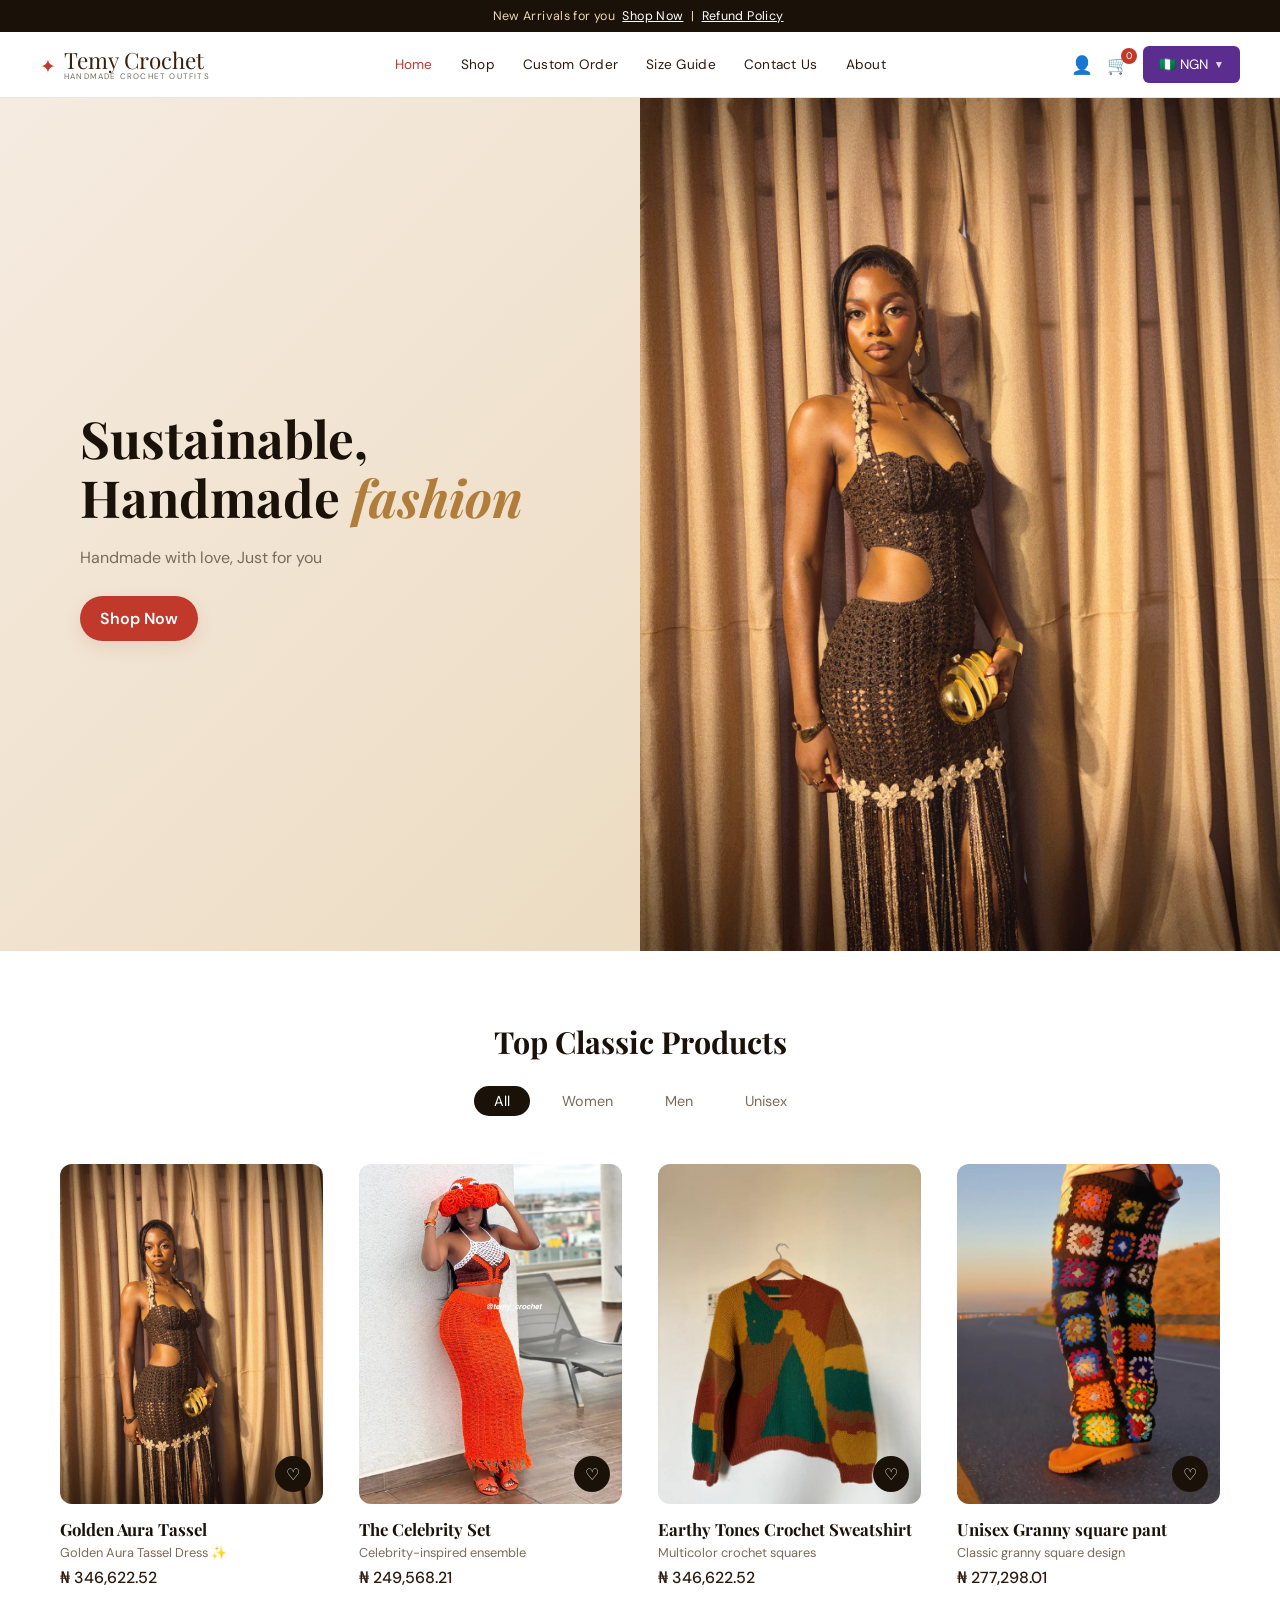
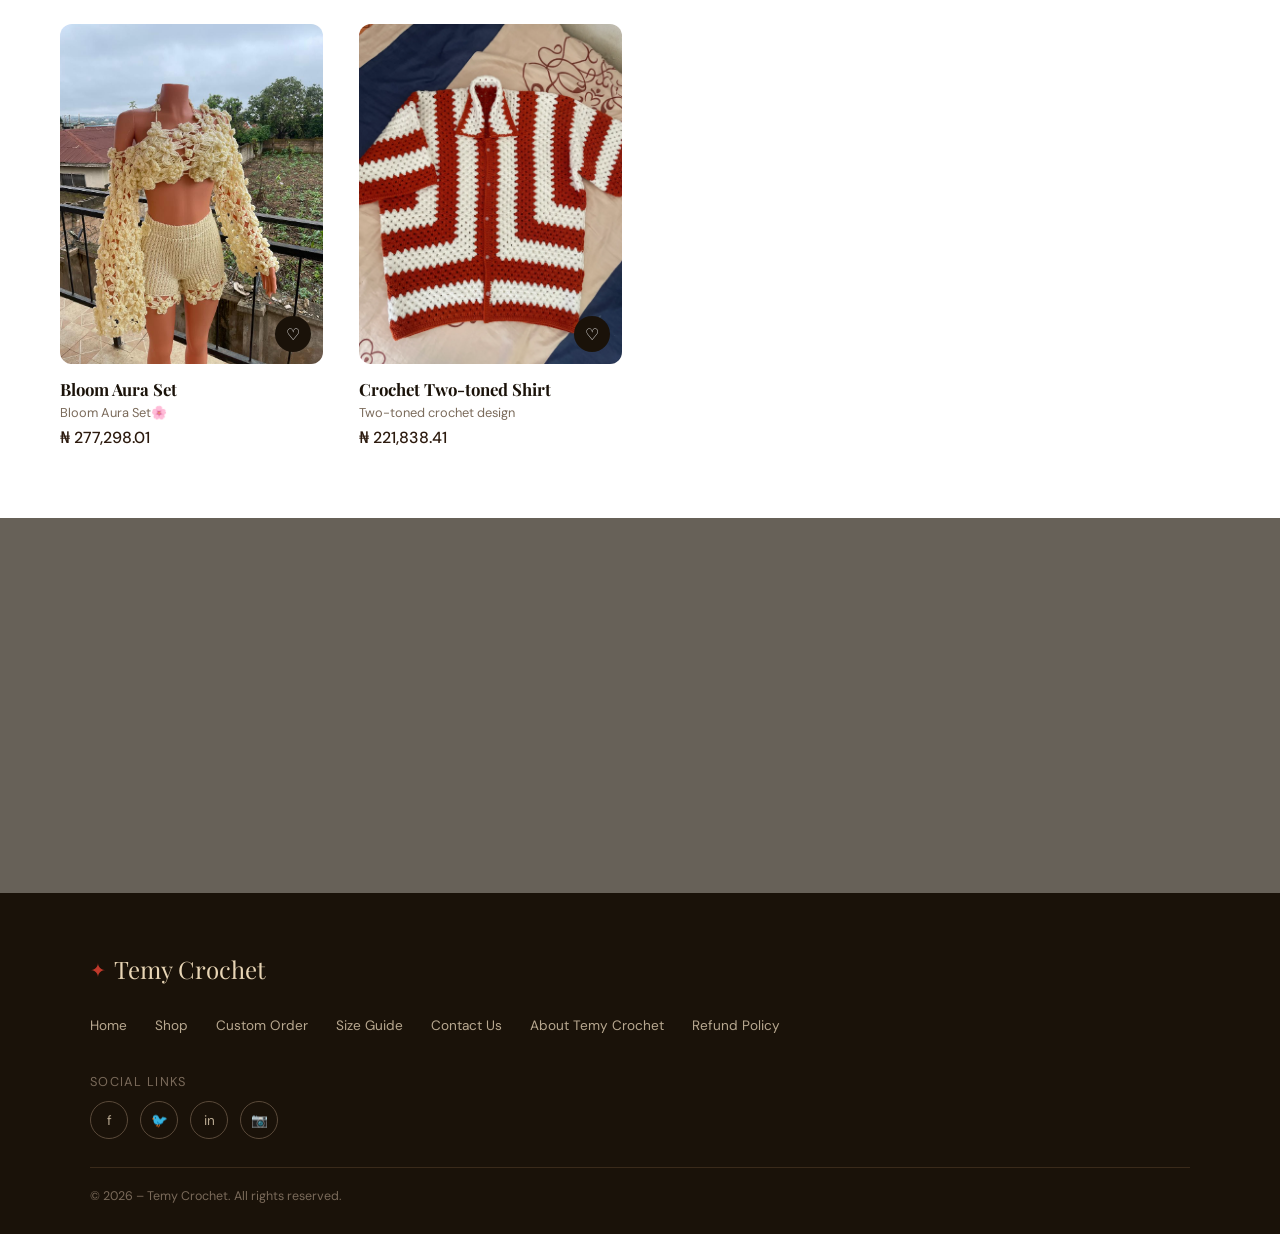
<file: index.html>
<!DOCTYPE html>
<html lang="en">
<head>
  <meta charset="UTF-8" />
  <meta name="viewport" content="width=device-width, initial-scale=1.0"/>
  <title>Temy Crochet Outfits</title>
  <link href="https://fonts.googleapis.com/css2?family=Playfair+Display:wght@400;700&family=DM+Sans:wght@300;400;500&display=swap" rel="stylesheet"/>
  <link rel="stylesheet" href="style.css"/>
</head>
<body>
  <div class="announcement-bar">
    New Arrivals for you <a href="shop.html">Shop Now</a> | <a href="refund-policy.html">Refund Policy</a>
  </div>

  <header class="navbar">
    <div class="logo">
      <span class="logo-icon">✦</span>
      <span class="logo-text">Temy Crochet<span class="logo-sub">HANDMADE CROCHET OUTFITS</span></span>
    </div>
    <nav class="nav-links desktop-nav">
      <a href="index.html" style="color: var(--accent);">Home</a>
      <a href="shop.html">Shop</a>
      <a href="custom-order.html">Custom Order</a>
      <a href="size-guide.html">Size Guide</a>
      <a href="contact.html">Contact Us</a>
      <a href="About.html">About</a>
    </nav>
    <div class="nav-actions">
      <a href="#" class="icon-btn">👤</a>
      <a href="cart.html" class="icon-btn cart-btn">🛒 <span class="cart-count">0</span></a>
      <button class="currency-switcher-btn">🇳🇬 NGN <span class="arrow">▼</span></button>
      <button class="hamburger" id="menuToggle">☰</button>
    </div>
  </header>

  <div class="mobile-menu" id="mobileMenu">
    <button class="close-menu" id="closeMenu">✕</button>
    <a href="index.html">Home</a>
    <a href="shop.html">Shop</a>
    <a href="custom-order.html">Custom Order</a>
    <a href="size-guide.html">Size Guide</a>
    <a href="contact.html">Contact Us</a>
    <a href="About.html">About Temy Crochet</a>
    <div class="mobile-menu-bottom">
      <a href="cart.html" class="cart-link">🛒 Cart</a>
      <a href="About.html">👤 About Us</a>
      <a href="wishlist.html">♡ Wishlist</a>
      <a href="account.html">👤 Account | Login</a>
    </div>
    <div class="mobile-socials">
      <a href="#">in</a>
      <a href="#">📷</a>
      <a href="#">f</a>
      <a href="#">🐦</a>
    </div>
  </div>

  <section class="hero">
    <div class="hero-content">
      <h1><span>Sustainable,</span><br/><span>Handmade <em>fashion</em></span></h1>
      <p>Handmade with love, Just for you</p>
      <a href="shop.html" class="btn-primary">Shop Now</a>
    </div>
    <div class="hero-image">
      <img src="asset/temy-1.jpg" alt="Temy Crochet featured look"/>
    </div>
  </section>

  <section class="products-section">
    <h2>Top Classic Products</h2>
    <div class="filter-tabs">
      <button class="tab active" data-filter="all">All</button>
      <button class="tab" data-filter="women">Women</button>
      <button class="tab" data-filter="men">Men</button>
      <button class="tab" data-filter="unisex">Unisex</button>
    </div>
    <div class="products-grid" id="productsGrid">

      <div class="product-card" data-category="women">
        <div class="product-img-wrap">
          <img src="asset/temy-1.jpg" alt="Golden Aura Tassel"/>
          <button class="wishlist-btn">♡</button>
        </div>
        <h3>Golden Aura Tassel</h3>
        <p class="product-subtitle">Golden Aura Tassel Dress ✨</p>
        <p class="price">₦ 346,622.52</p>
      </div>

      <div class="product-card" data-category="women">
        <div class="product-img-wrap">
          <img src="asset/the-celebrity-set.webp" alt="The Celebrity Set"/>
          <button class="wishlist-btn">♡</button>
        </div>
        <h3>The Celebrity Set</h3>
        <p class="product-subtitle">Celebrity-inspired ensemble</p>
        <p class="price">₦ 249,568.21</p>
      </div>

      <div class="product-card" data-category="unisex">
        <div class="product-img-wrap">
          <img src="asset/earthy-tones-crochet-sweatshirt.webp" alt="Earthy Tones Crochet Sweatshirt"/>
          <button class="wishlist-btn">♡</button>
        </div>
        <h3>Earthy Tones Crochet Sweatshirt</h3>
        <p class="product-subtitle">Multicolor crochet squares</p>
        <p class="price">₦ 346,622.52</p>
      </div>

      <div class="product-card" data-category="unisex">
        <div class="product-img-wrap">
          <img src="asset/unisex-granny-square-pant.webp" alt="Unisex Granny square pant"/>
          <button class="wishlist-btn">♡</button>
        </div>
        <h3>Unisex Granny square pant</h3>
        <p class="product-subtitle">Classic granny square design</p>
        <p class="price">₦ 277,298.01</p>
      </div>

      <div class="product-card" data-category="women">
        <div class="product-img-wrap">
          <img src="asset/off-white.jpeg" alt="Bloom Aura Set"/>
          <button class="wishlist-btn">♡</button>
        </div>
        <h3>Bloom Aura Set</h3>
        <p class="product-subtitle">Bloom Aura Set🌸</p>
        <p class="price">₦ 277,298.01</p>
      </div>

      <div class="product-card" data-category="men">
        <div class="product-img-wrap">
          <img src="asset/crochet-two-toned-shirt.webp" alt="Men's Vest"/>
          <button class="wishlist-btn">♡</button>
        </div>
        <h3>Crochet Two-toned Shirt</h3>
        <p class="product-subtitle">Two-toned crochet design</p>
        <p class="price">₦ 221,838.41</p>
      </div>

    </div>
  </section>

  <section class="see-more-section">
    <div class="see-more-inner">
      <div class="logo-watermark">✦ Temy Crochet</div>
      <h2>Want to see More?</h2>
      <a href="shop.html" class="btn-secondary">See Catalogue</a>
    </div>
  </section>

  <footer class="footer">
    <div class="footer-inner">
      <div class="footer-logo">
        <span class="logo-icon">✦</span>
        <span>Temy Crochet</span>
      </div>
      <nav class="footer-nav">
        <a href="index.html">Home</a>
        <a href="shop.html">Shop</a>
        <a href="custom-order.html">Custom Order</a>
        <a href="size-guide.html">Size Guide</a>
        <a href="contact.html">Contact Us</a>
        <a href="About.html">About Temy Crochet</a>
        <a href="refund-policy.html">Refund Policy</a>
      </nav>
      <div class="footer-socials">
        <span>Social Links</span>
        <div class="social-icons">
          <a href="#">f</a>
          <a href="#">🐦</a>
          <a href="#">in</a>
          <a href="#">📷</a>
        </div>
      </div>
      <p class="footer-copy">© 2026 – Temy Crochet. All rights reserved.</p>
    </div>
  </footer>

  <script src="script.js"></script>
</body>
</html>
</file>
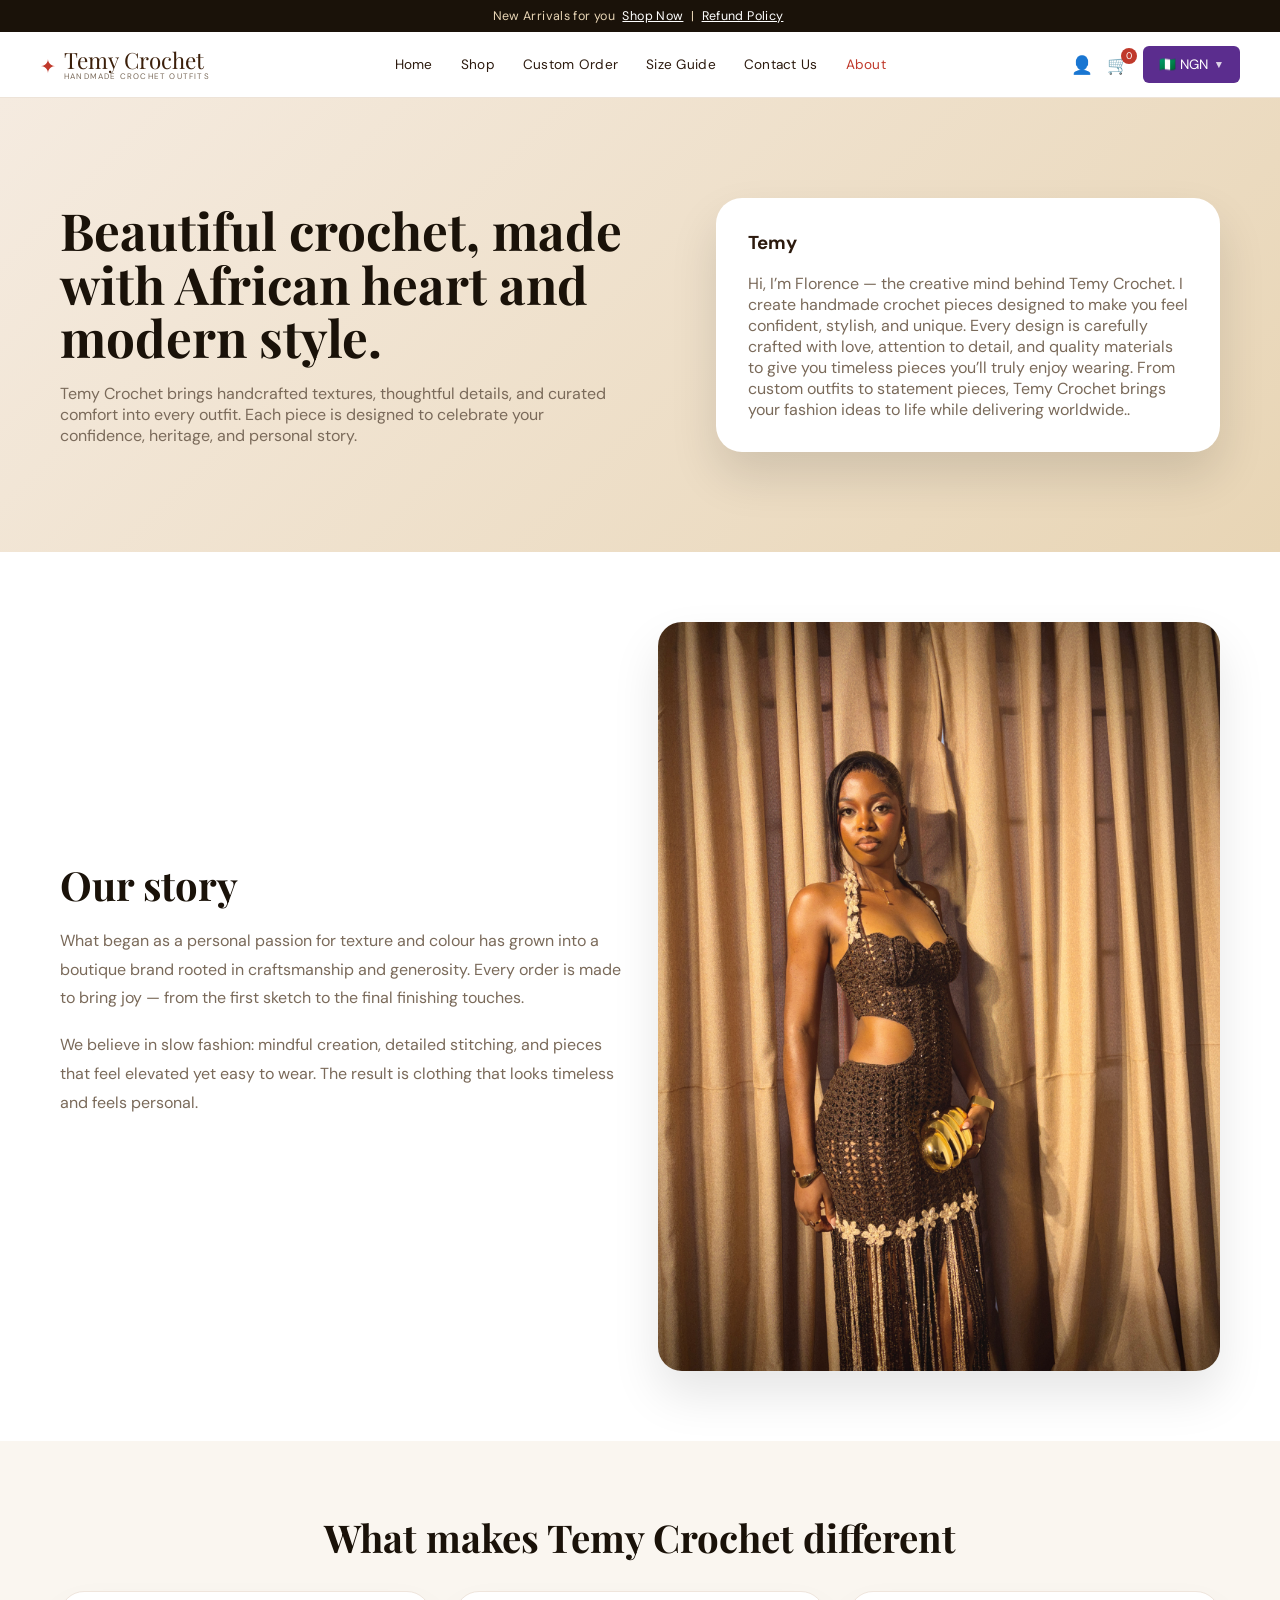
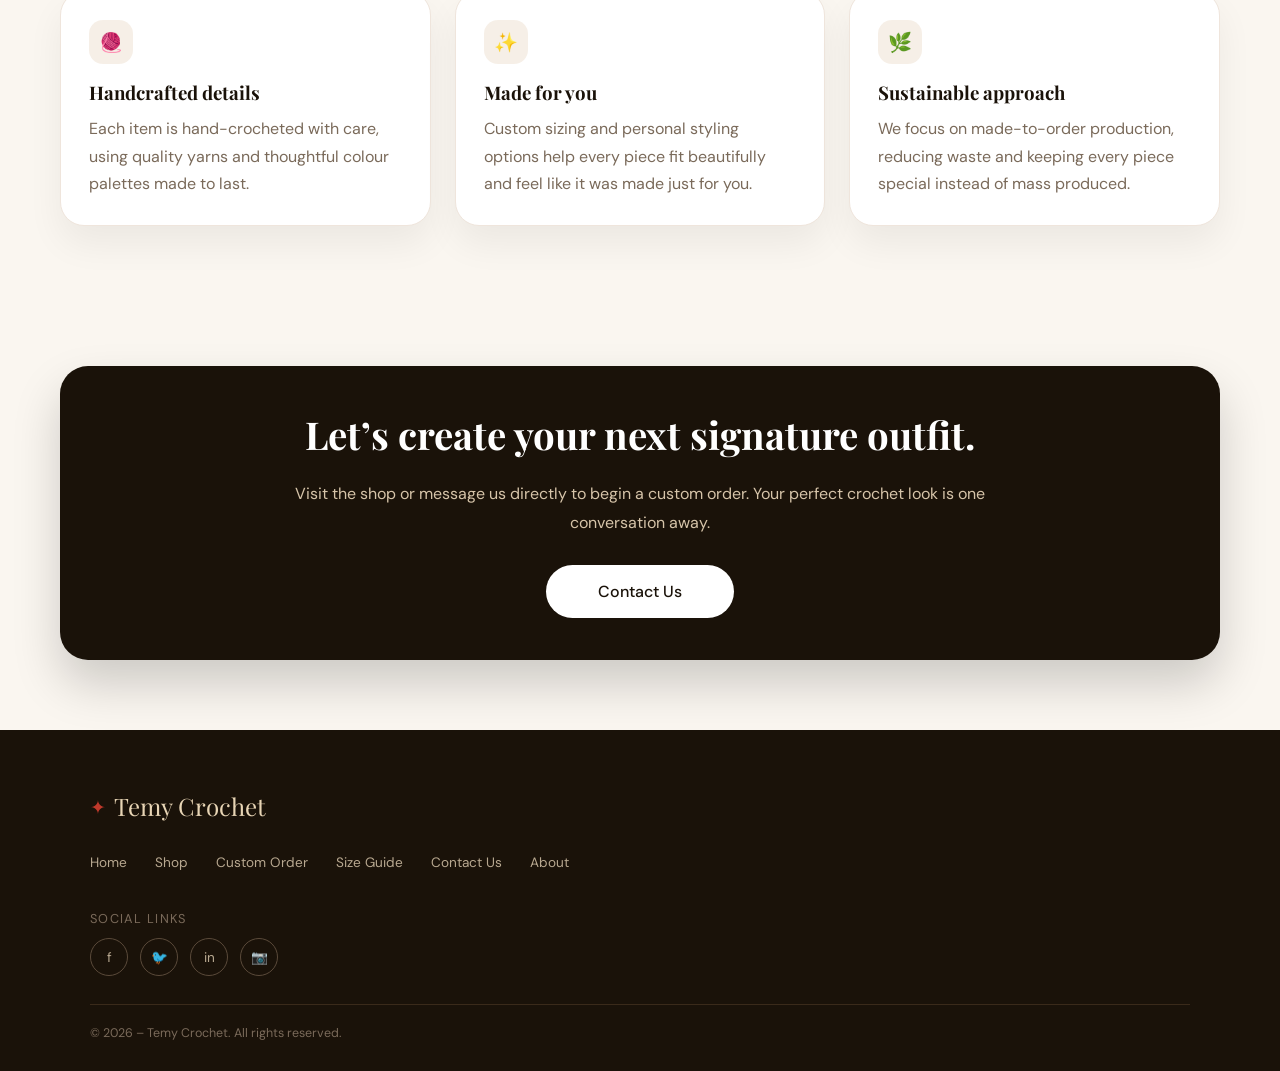
<file: About.html>
<!DOCTYPE html>
<html lang="en">
<head>
  <meta charset="UTF-8" />
  <meta name="viewport" content="width=device-width, initial-scale=1.0" />
  <title>About – Temy Crochet</title>
  <link href="https://fonts.googleapis.com/css2?family=Playfair+Display:wght@400;700&family=DM+Sans:wght@300;400;500&display=swap" rel="stylesheet" />
  <link rel="stylesheet" href="style.css" />
</head>
<body>
  <div class="announcement-bar">
    New Arrivals for you <a href="shop.html">Shop Now</a> | <a href="refund-policy.html">Refund Policy</a>
  </div>

  <header class="navbar">
    <div class="logo">
      <span class="logo-icon">✦</span>
      <span class="logo-text">Temy Crochet<span class="logo-sub">HANDMADE CROCHET OUTFITS</span></span>
    </div>
    <nav class="nav-links desktop-nav">
      <a href="index.html">Home</a>
      <a href="shop.html">Shop</a>
      <a href="custom-order.html">Custom Order</a>
      <a href="size-guide.html">Size Guide</a>
      <a href="contact.html">Contact Us</a>
      <a href="About.html" style="color: var(--accent);">About</a>
    </nav>
    <div class="nav-actions">
      <a href="#" class="icon-btn">👤</a>
      <a href="#" class="icon-btn cart-btn">🛒 <span class="cart-count">0</span></a>
      <button class="currency-switcher-btn">🇳🇬 NGN <span class="arrow">▼</span></button>
      <button class="hamburger" id="menuToggle">☰</button>
    </div>
  </header>

  <div class="mobile-menu" id="mobileMenu">
    <button class="close-menu" id="closeMenu">✕</button>
    <a href="index.html">Home</a>
    <a href="shop.html">Shop</a>
    <a href="custom-order.html">Custom Order</a>
    <a href="size-guide.html">Size Guide</a>
    <a href="contact.html">Contact Us</a>
    <a href="About.html">About Crochetelo</a>
  </div>

  <section class="about-hero">
    <div class="about-hero-inner">
      <div>
        <h1>Beautiful crochet, made with African heart and modern style.</h1>
        <p>Temy Crochet brings handcrafted textures, thoughtful details, and curated comfort into every outfit. Each piece is designed to celebrate your confidence, heritage, and personal story.</p>
      </div>
      <div class="about-hero-card">
        <h3>Temy</h3>
        <p>Hi, I’m Florence — the creative mind behind Temy Crochet. I create handmade crochet pieces designed to make you feel confident, stylish, and unique. Every design is carefully crafted with love, attention to detail, and quality materials to give you timeless pieces you’ll truly enjoy wearing. From custom outfits to statement pieces, Temy Crochet brings your fashion ideas to life while delivering worldwide..</p>
      </div>
    </div>
  </section>

  <section class="about-story-section">
    <div class="about-story-grid">
      <div class="about-story-copy">
        <h2>Our story</h2>
        <p>What began as a personal passion for texture and colour has grown into a boutique brand rooted in craftsmanship and generosity. Every order is made to bring joy — from the first sketch to the final finishing touches.</p>
        <p>We believe in slow fashion: mindful creation, detailed stitching, and pieces that feel elevated yet easy to wear. The result is clothing that looks timeless and feels personal.</p>
      </div>
      <div class="about-story-image">
        <img src="asset/temy-1.jpg" alt="Handmade crochet piece" />
      </div>
    </div>
  </section>

  <section class="about-values-section">
    <h2>What makes Temy Crochet different</h2>
    <div class="about-values-grid">
      <div class="value-card">
        <span>🧶</span>
        <h3>Handcrafted details</h3>
        <p>Each item is hand-crocheted with care, using quality yarns and thoughtful colour palettes made to last.</p>
      </div>
      <div class="value-card">
        <span>✨</span>
        <h3>Made for you</h3>
        <p>Custom sizing and personal styling options help every piece fit beautifully and feel like it was made just for you.</p>
      </div>
      <div class="value-card">
        <span>🌿</span>
        <h3>Sustainable approach</h3>
        <p>We focus on made-to-order production, reducing waste and keeping every piece special instead of mass produced.</p>
      </div>
    </div>
  </section>

  <section class="about-cta-section">
    <div class="about-cta-card">
      <h2>Let’s create your next signature outfit.</h2>
      <p>Visit the shop or message us directly to begin a custom order. Your perfect crochet look is one conversation away.</p>
      <a href="contact.html" class="btn-secondary">Contact Us</a>
    </div>
  </section>

  <footer class="footer">
    <div class="footer-inner">
      <div class="footer-logo">
        <span class="logo-icon">✦</span>
        <span>Temy Crochet</span>
      </div>
      <nav class="footer-nav">
        <a href="index.html">Home</a>
        <a href="shop.html">Shop</a>
        <a href="custom-order.html">Custom Order</a>
        <a href="size-guide.html">Size Guide</a>
        <a href="contact.html">Contact Us</a>
        <a href="About.html">About</a>
      </nav>
      <div class="footer-socials">
        <span>Social Links</span>
        <div class="social-icons">
          <a href="#">f</a>
          <a href="#">🐦</a>
          <a href="#">in</a>
          <a href="#">📷</a>
        </div>
      </div>
      <p class="footer-copy">© 2026 – Temy Crochet. All rights reserved.</p>
    </div>
  </footer>

  <script src="script.js"></script>
</body>
</html>
</file>
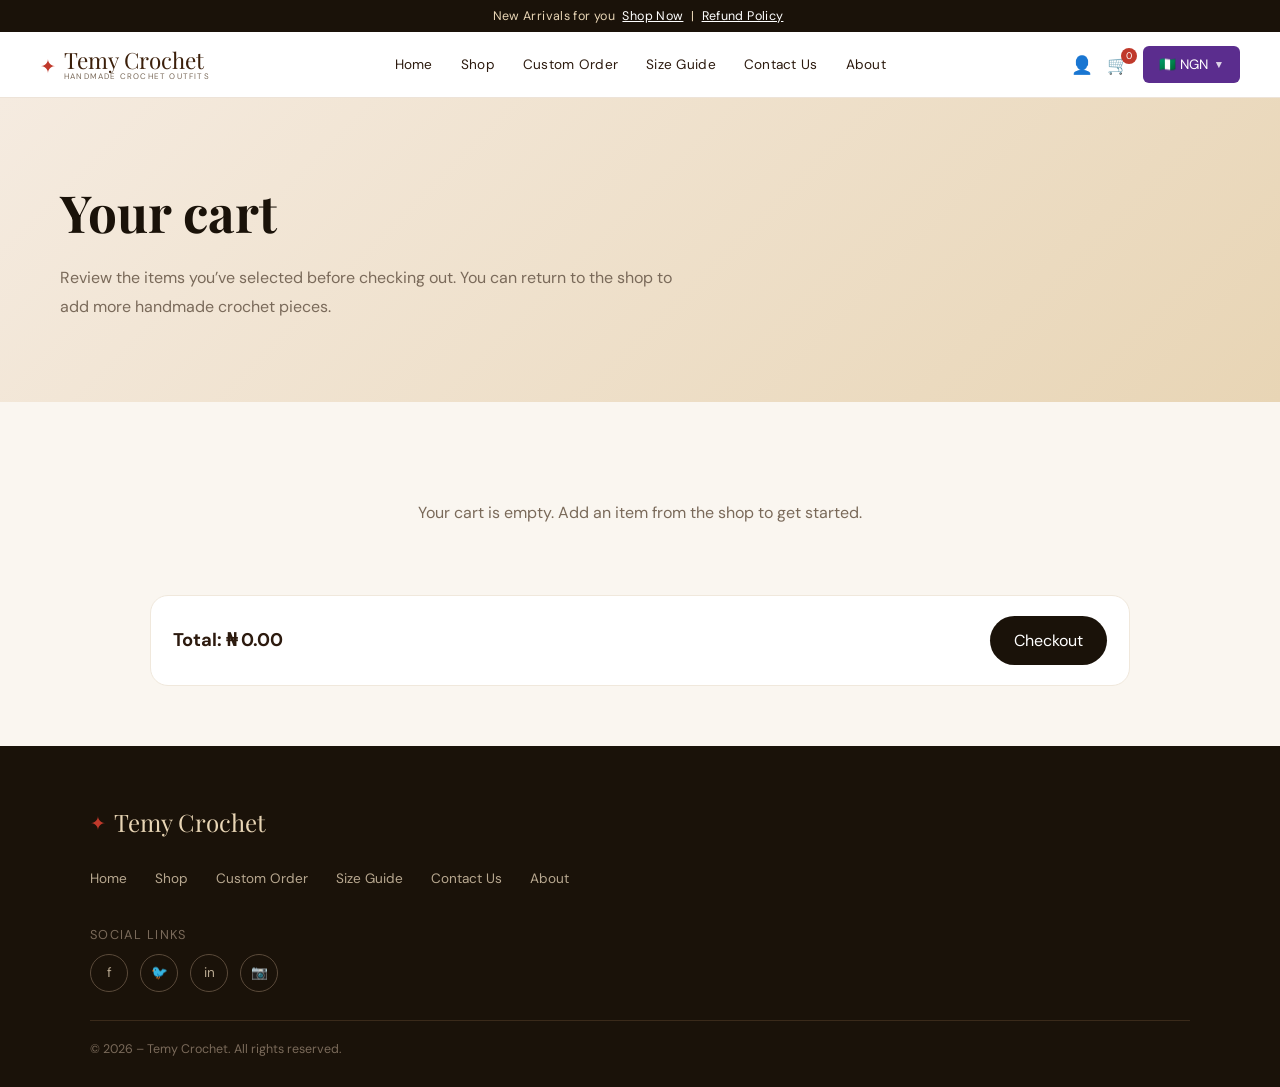
<file: cart.html>
<!DOCTYPE html>
<html lang="en">
<head>
  <meta charset="UTF-8" />
  <meta name="viewport" content="width=device-width, initial-scale=1.0" />
  <title>Cart – Temy Crochet</title>
  <link href="https://fonts.googleapis.com/css2?family=Playfair+Display:wght@400;700&family=DM+Sans:wght@300;400;500&display=swap" rel="stylesheet" />
  <link rel="stylesheet" href="style.css" />
</head>
<body>
  <div class="announcement-bar">New Arrivals for you <a href="shop.html">Shop Now</a> | <a href="refund-policy.html">Refund Policy</a></div>
  <header class="navbar">
    <div class="logo">
      <span class="logo-icon">✦</span>
      <span class="logo-text">Temy Crochet<span class="logo-sub">HANDMADE CROCHET OUTFITS</span></span>
    </div>
    <nav class="nav-links desktop-nav">
      <a href="index.html">Home</a>
      <a href="shop.html">Shop</a>
      <a href="custom-order.html">Custom Order</a>
      <a href="size-guide.html">Size Guide</a>
      <a href="contact.html">Contact Us</a>
      <a href="About.html">About</a>
    </nav>
    <div class="nav-actions">
      <a href="#" class="icon-btn">👤</a>
      <a href="#" class="icon-btn cart-btn">🛒 <span class="cart-count">0</span></a>
      <button class="currency-switcher-btn">🇳🇬 NGN <span class="arrow">▼</span></button>
      <button class="hamburger" id="menuToggle">☰</button>
    </div>
  </header>
  <div class="mobile-menu" id="mobileMenu">
    <button class="close-menu" id="closeMenu">✕</button>
    <a href="index.html">Home</a>
    <a href="shop.html">Shop</a>
    <a href="custom-order.html">Custom Order</a>
    <a href="size-guide.html">Size Guide</a>
    <a href="contact.html">Contact Us</a>
    <a href="About.html">About Crochetelo</a>
  </div>

  <section class="cart-page-heading">
    <h1>Your cart</h1>
    <p>Review the items you’ve selected before checking out. You can return to the shop to add more handmade crochet pieces.</p>
  </section>

  <section class="cart-page-content">
    <div id="cartItems"></div>
    <div class="cart-page-total">
      <strong id="cartPageTotal">Total: ₦ 0</strong>
      <a class="cart-page-checkout" href="checkout.html">Checkout</a>
    </div>
  </section>

  <footer class="footer">
    <div class="footer-inner">
      <div class="footer-logo">
        <span class="logo-icon">✦</span>
        <span>Temy Crochet</span>
      </div>
      <nav class="footer-nav">
        <a href="index.html">Home</a>
        <a href="shop.html">Shop</a>
        <a href="custom-order.html">Custom Order</a>
        <a href="size-guide.html">Size Guide</a>
        <a href="contact.html">Contact Us</a>
        <a href="About.html">About</a>
      </nav>
      <div class="footer-socials">
        <span>Social Links</span>
        <div class="social-icons">
          <a href="#">f</a>
          <a href="#">🐦</a>
          <a href="#">in</a>
          <a href="#">📷</a>
        </div>
      </div>
      <p class="footer-copy">© 2026 – Temy Crochet. All rights reserved.</p>
    </div>
  </footer>

  <script src="script.js"></script>
</body>
</html>
</file>
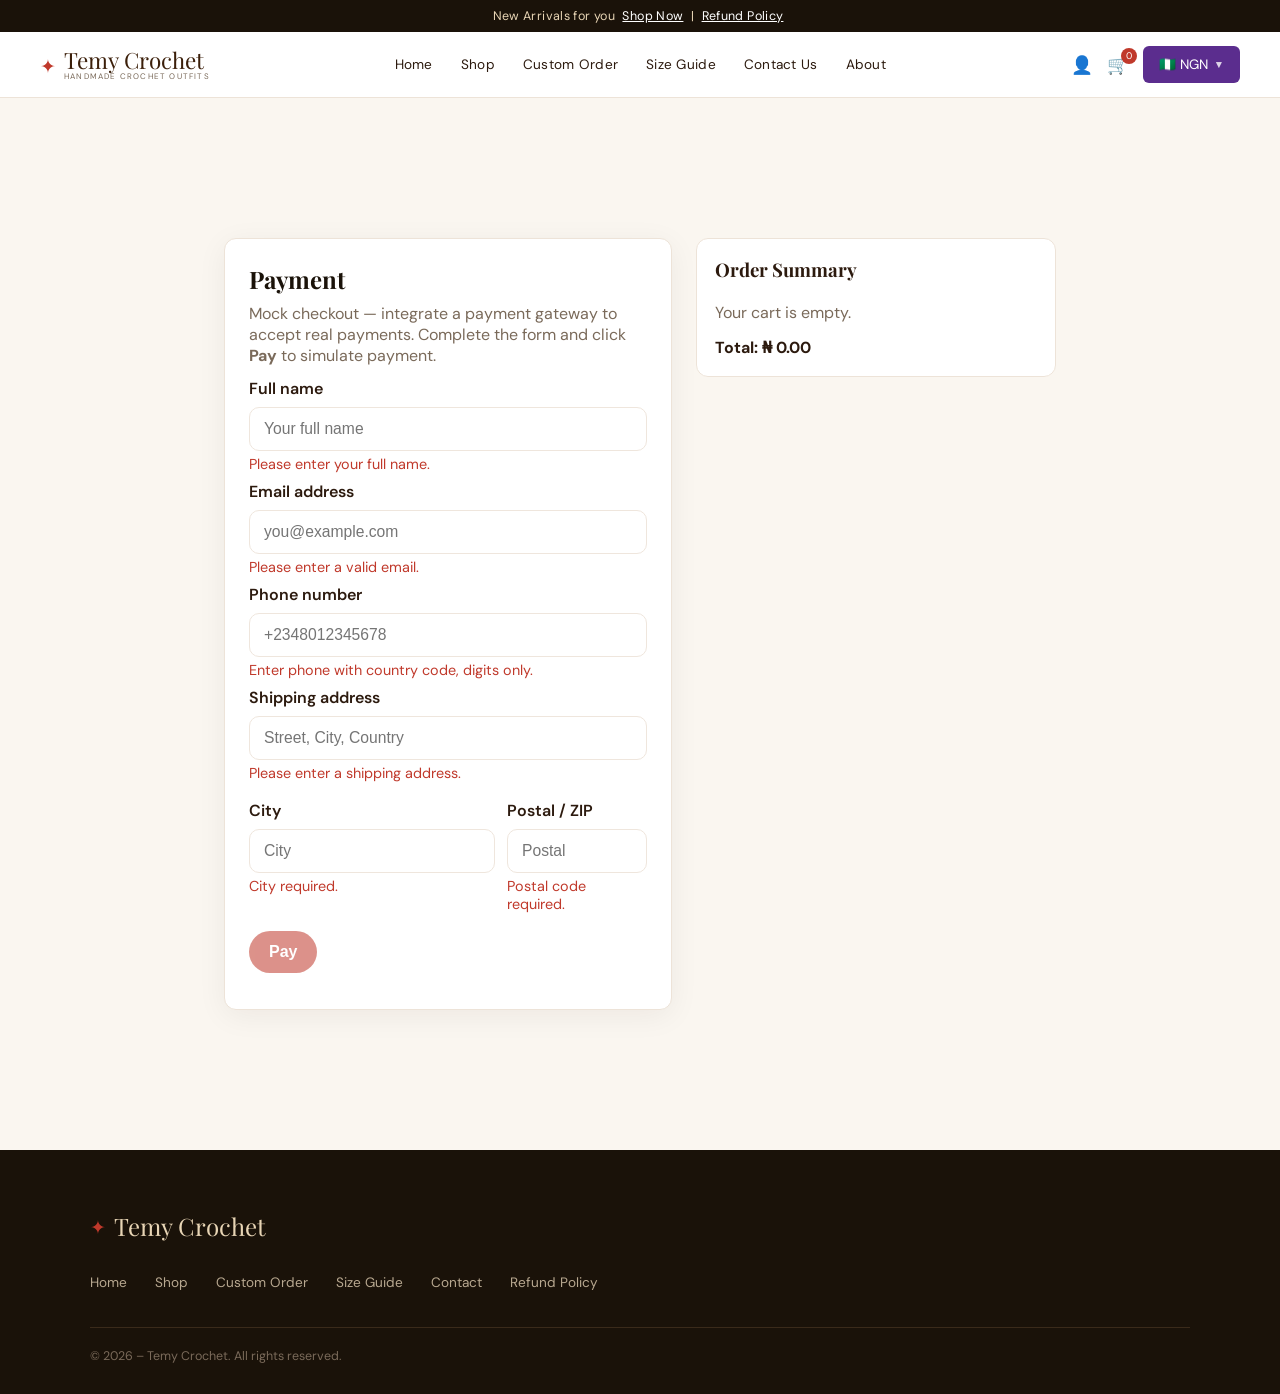
<file: checkout.html>
<!DOCTYPE html>
<html lang="en">
<head>
  <meta charset="utf-8" />
  <meta name="viewport" content="width=device-width, initial-scale=1" />
  <title>Checkout – Temy Crochet</title>
  <link href="https://fonts.googleapis.com/css2?family=Playfair+Display:wght@400;700&family=DM+Sans:wght@300;400;500&display=swap" rel="stylesheet">
  <link rel="stylesheet" href="style.css">
</head>
<body>
  <div class="announcement-bar">New Arrivals for you <a href="shop.html">Shop Now</a> | <a href="refund-policy.html">Refund Policy</a></div>
  <header class="navbar">
    <div class="logo"><span class="logo-icon">✦</span><span class="logo-text">Temy Crochet<span class="logo-sub">HANDMADE CROCHET OUTFITS</span></span></div>
    <nav class="nav-links desktop-nav">
      <a href="index.html">Home</a>
      <a href="shop.html">Shop</a>
      <a href="custom-order.html">Custom Order</a>
      <a href="size-guide.html">Size Guide</a>
      <a href="contact.html">Contact Us</a>
      <a href="About.html">About</a>
    </nav>
    <div class="nav-actions">
      <a href="#" class="icon-btn">👤</a>
      <a href="#" class="icon-btn cart-btn">🛒 <span class="cart-count">0</span></a>
      <button class="currency-switcher-btn">🇳🇬 NGN <span class="arrow">▼</span></button>
      <button class="hamburger" id="menuToggle">☰</button>
    </div>
  </header>

  <div class="mobile-menu" id="mobileMenu">
    <button class="close-menu" id="closeMenu">✕</button>
    <a href="index.html">Home</a>
    <a href="shop.html">Shop</a>
    <a href="custom-order.html">Custom Order</a>
    <a href="size-guide.html">Size Guide</a>
    <a href="contact.html">Contact Us</a>
    <a href="About.html">About Crochetelo</a>
  </div>

  <section style="padding:60px; max-width:1000px; margin:40px auto;">
    <div class="checkout-grid" style="display:grid; grid-template-columns:1fr 360px; gap:24px; align-items:start;">
      <form id="checkoutForm" class="checkout-form" novalidate style="background:#fff; padding:24px; border-radius:12px; border:1px solid #ede3d8;">
        <h1 style="margin-bottom:8px">Payment</h1>
        <p style="color:var(--muted); margin-bottom:12px;">Mock checkout — integrate a payment gateway to accept real payments. Complete the form and click <strong>Pay</strong> to simulate payment.</p>

        <label>Full name</label>
        <input name="fullName" placeholder="Your full name" required />
        <div class="invalid-msg">Please enter your full name.</div>

        <label style="margin-top:8px">Email address</label>
        <input name="email" type="email" placeholder="you@example.com" required />
        <div class="invalid-msg">Please enter a valid email.</div>

        <label style="margin-top:8px">Phone number</label>
        <input name="phone" type="tel" placeholder="+2348012345678" pattern="^\+?\d{7,15}$" title="Include country code, digits only" required />
        <div class="invalid-msg">Enter phone with country code, digits only.</div>

        <label style="margin-top:8px">Shipping address</label>
        <input name="address" placeholder="Street, City, Country" required />
        <div class="invalid-msg">Please enter a shipping address.</div>

        <div style="display:flex; gap:12px; margin-top:8px;">
          <div style="flex:1">
            <label>City</label>
            <input name="city" placeholder="City" required />
            <div class="invalid-msg">City required.</div>
          </div>
          <div style="width:140px">
            <label>Postal / ZIP</label>
            <input name="postal" placeholder="Postal" required />
            <div class="invalid-msg">Postal code required.</div>
          </div>
        </div>

        <button id="payBtn" type="submit" class="btn-primary" style="margin-top:18px;" disabled>Pay</button>
        <div id="checkoutResult" style="margin-top:12px; color:var(--muted);"></div>
      </form>

      <aside class="order-summary" style="padding:18px; border-radius:12px; background:#fff; border:1px solid #ede3d8;">
        <h3 style="margin-top:0">Order Summary</h3>
        <div id="summaryItems" style="display:grid; gap:10px; margin-top:12px;"></div>
        <div id="summaryEmpty" style="color:var(--muted); margin-top:8px; display:none;">Your cart is empty.</div>
        <div id="summaryTotal" style="margin-top:14px; font-weight:700;">Total: ₦ 0.00</div>
      </aside>
    </div>
  </section>

  <style>
    .invalid-msg { color: var(--accent); font-size: 0.9rem; display: none; margin-top:4px; }
    input:invalid + .invalid-msg { display: block; }
    input { padding:10px; border-radius:8px; border:1px solid #e8e0d6; margin-top:6px; width:100%; }
    .checkout-grid h1 { font-size:1.5rem; }
    .summary-item { display:flex; justify-content:space-between; gap:12px; padding:8px 0; border-bottom:1px dashed #f0e8dc; }
  </style>

  <footer class="footer">
    <div class="footer-inner">
      <div class="footer-logo"><span class="logo-icon">✦</span><span>Temy Crochet</span></div>
      <nav class="footer-nav">
        <a href="index.html">Home</a>
        <a href="shop.html">Shop</a>
        <a href="custom-order.html">Custom Order</a>
        <a href="size-guide.html">Size Guide</a>
        <a href="contact.html">Contact</a>
        <a href="refund-policy.html">Refund Policy</a>
      </nav>
      <p class="footer-copy">© 2026 – Temy Crochet. All rights reserved.</p>
    </div>
  </footer>

  <script>
    (function(){
      const form = document.getElementById('checkoutForm');
      const payBtn = document.getElementById('payBtn');
      const result = document.getElementById('checkoutResult');
      const summaryItems = document.getElementById('summaryItems');
      const summaryTotal = document.getElementById('summaryTotal');
      const summaryEmpty = document.getElementById('summaryEmpty');

      function readCart(){
        try { return JSON.parse(localStorage.getItem('siteCart') || '{}'); } catch(e){ return {}; }
      }

      function formatN(amount){ return '₦ ' + Number(amount).toFixed(2); }

      function renderSummary(){
        const cart = readCart();
        const items = Object.values(cart);
        summaryItems.innerHTML = '';
        if (!items.length){ summaryEmpty.style.display = 'block'; summaryTotal.textContent = 'Total: ₦ 0.00'; payBtn.disabled = true; return; }
        summaryEmpty.style.display = 'none';
        let total = 0;
        items.forEach(it => {
          const line = document.createElement('div');
          line.className = 'summary-item';
          const lineTotal = (it.price || 0) * (it.qty || 1);
          total += lineTotal;
          line.innerHTML = `<div><strong>${it.name}</strong><div style="color:var(--muted); font-size:0.95rem;">Qty: ${it.qty}</div></div><div style="text-align:right">${formatN(lineTotal)}</div>`;
          summaryItems.appendChild(line);
        });
        summaryTotal.textContent = 'Total: ' + formatN(total);
        validateForm();
      }

      function validateForm(){
        const cart = readCart();
        const hasItems = Object.keys(cart).length > 0;
        const valid = form.checkValidity();
        payBtn.disabled = !(valid && hasItems);
      }

      // show live validation state
      form.querySelectorAll('input').forEach(inp => inp.addEventListener('input', validateForm));

      form.addEventListener('submit', function(e){
        e.preventDefault();
        if (!form.checkValidity()) { form.reportValidity(); return; }
        const cart = readCart();
        if (!Object.keys(cart).length){ result.textContent = 'Your cart is empty.'; return; }
        // simulate processing
        payBtn.disabled = true; const prev = payBtn.textContent; payBtn.textContent = 'Processing…';
        setTimeout(() => {
          payBtn.textContent = 'Paid';
          result.style.color = 'green';
          result.textContent = 'Payment simulated — thank you! A confirmation email will be sent.';
          try { localStorage.removeItem('siteCart'); document.querySelectorAll('.cart-count').forEach(el => el.textContent = 0); } catch(e){}
          renderSummary();
        }, 1100);
      });

      // initial render
      renderSummary();
      // also re-render when cart changes in other tabs
      window.addEventListener('storage', (e) => { if (e.key === 'siteCart') renderSummary(); });
    })();
  </script>
  <script src="script.js"></script>
</body>
</html>
</file>
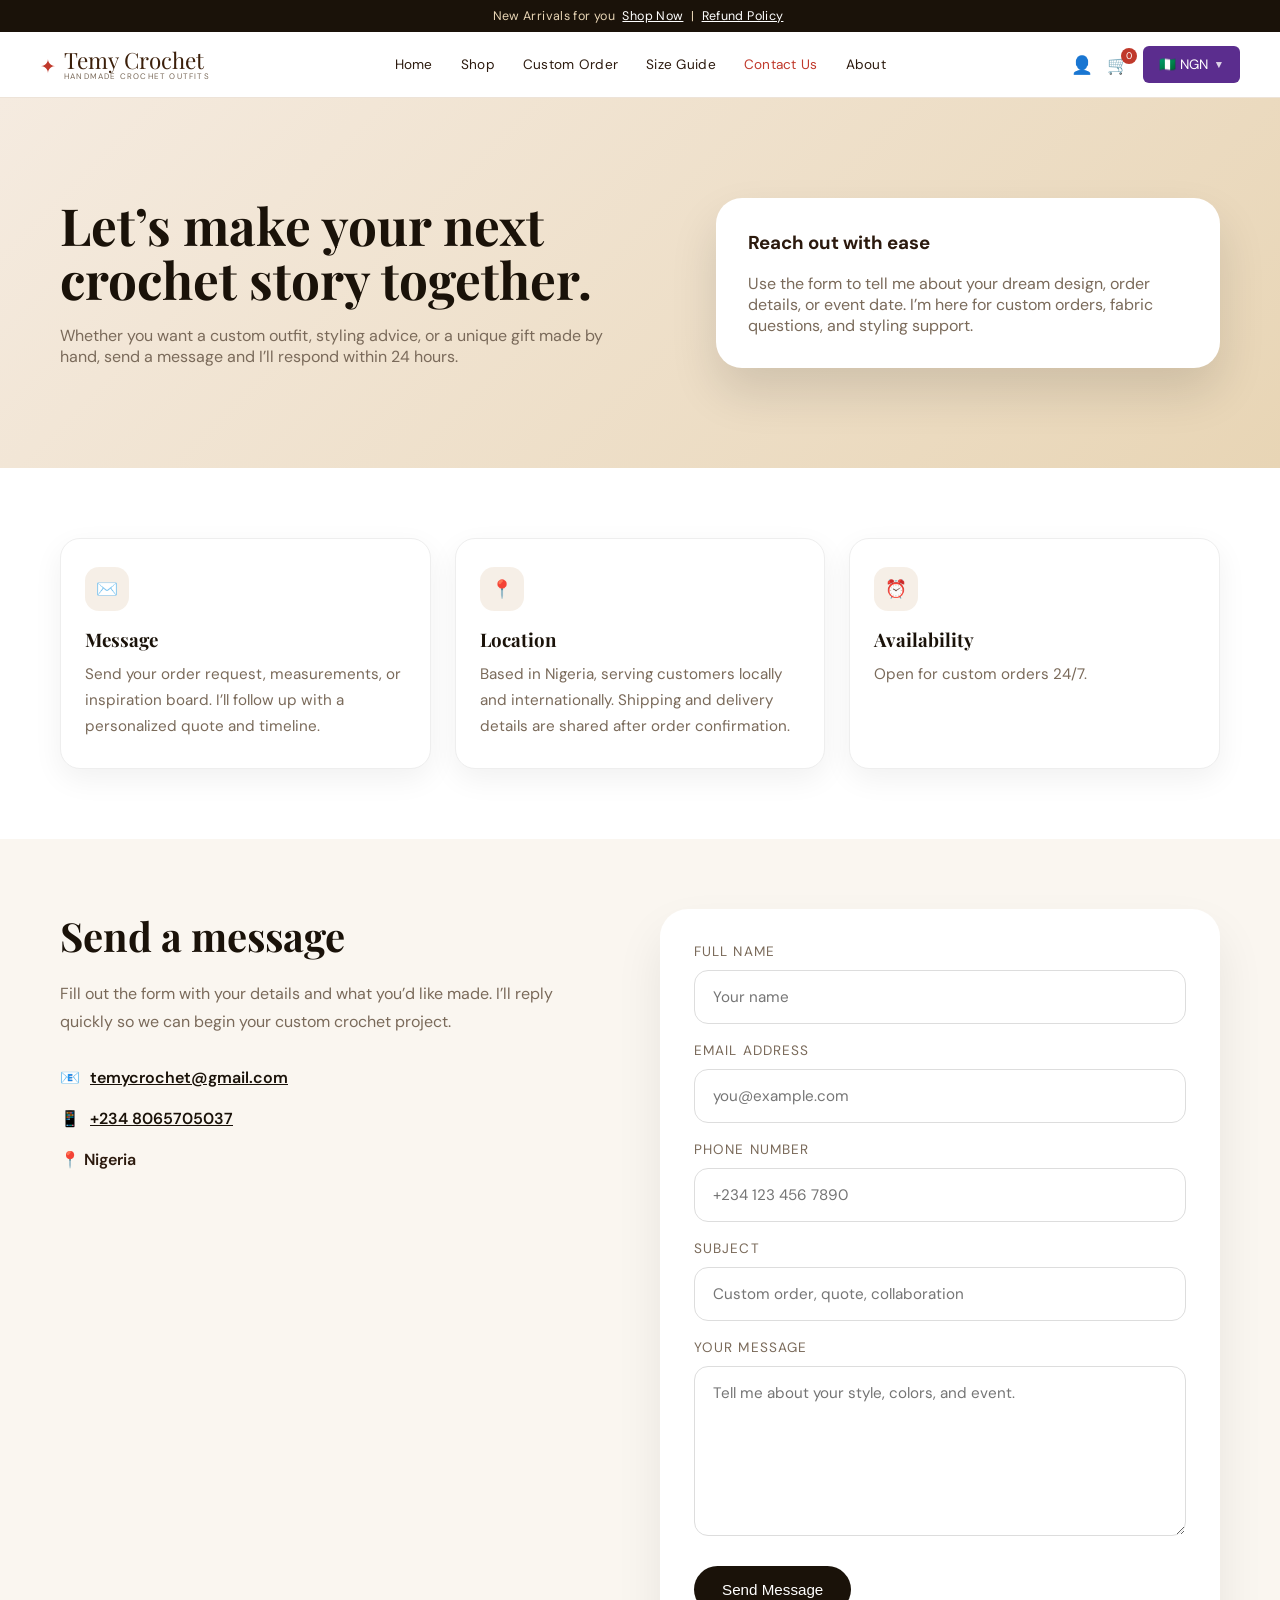
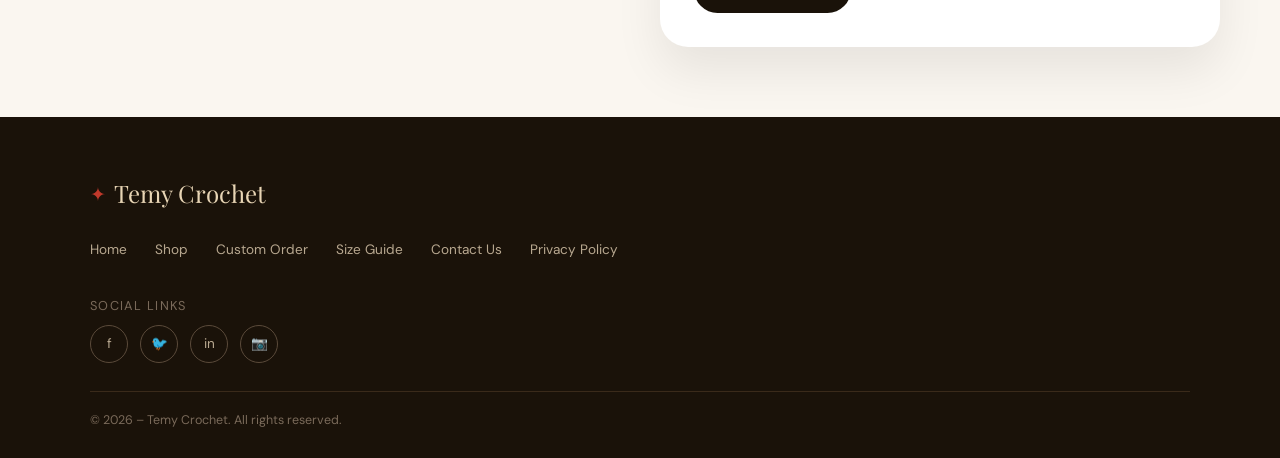
<file: contact.html>
<!DOCTYPE html>
<html lang="en">
<head>
  <meta charset="UTF-8" />
  <meta name="viewport" content="width=device-width, initial-scale=1.0" />
  <title>Contact – Temy Crochet</title>
  <link href="https://fonts.googleapis.com/css2?family=Playfair+Display:wght@400;700&family=DM+Sans:wght@300;400;500&display=swap" rel="stylesheet" />
  <link rel="stylesheet" href="style.css" />
</head>
<body>
  <div class="announcement-bar">
    New Arrivals for you <a href="shop.html">Shop Now</a> | <a href="refund-policy.html">Refund Policy</a>
  </div>

  <header class="navbar">
    <div class="logo">
      <span class="logo-icon">✦</span>
      <span class="logo-text">Temy Crochet<span class="logo-sub">HANDMADE CROCHET OUTFITS</span></span>
    </div>
    <nav class="nav-links desktop-nav">
      <a href="index.html">Home</a>
      <a href="shop.html">Shop</a>
      <a href="custom-order.html">Custom Order</a>
      <a href="size-guide.html">Size Guide</a>
      <a href="contact.html" style="color: var(--accent);">Contact Us</a>
      <a href="About.html">About</a>
    </nav>
    <div class="nav-actions">
      <a href="#" class="icon-btn">👤</a>
      <a href="#" class="icon-btn cart-btn">🛒 <span class="cart-count">0</span></a>
      <button class="currency-switcher-btn">🇳🇬 NGN <span class="arrow">▼</span></button>
      <button class="hamburger" id="menuToggle">☰</button>
    </div>
  </header>

  <div class="mobile-menu" id="mobileMenu">
    <button class="close-menu" id="closeMenu">✕</button>
    <a href="index.html">Home</a>
    <a href="shop.html">Shop</a>
    <a href="custom-order.html">Custom Order</a>
    <a href="size-guide.html">Size Guide</a>
    <a href="contact.html">Contact Us</a>
    <a href="About.html">About Crochetelo</a>
  </div>

  <section class="contact-hero">
    <div class="contact-hero-inner">
      <div>
        <h1>Let’s make your next crochet story together.</h1>
        <p>Whether you want a custom outfit, styling advice, or a unique gift made by hand, send a message and I’ll respond within 24 hours.</p>
      </div>
      <div class="contact-hero-card">
        <h3>Reach out with ease</h3>
        <p>Use the form to tell me about your dream design, order details, or event date. I’m here for custom orders, fabric questions, and styling support.</p>
      </div>
    </div>
  </section>

  <section class="contact-info-section">
    <div class="contact-info-grid">
      <div class="contact-card">
        <span>✉️</span>
        <h3>Message</h3>
        <p>Send your order request, measurements, or inspiration board. I’ll follow up with a personalized quote and timeline.</p>
      </div>
      <div class="contact-card">
        <span>📍</span>
        <h3>Location</h3>
        <p>Based in Nigeria, serving customers locally and internationally. Shipping and delivery details are shared after order confirmation.</p>
      </div>
      <div class="contact-card">
        <span>⏰</span>
        <h3>Availability</h3>
        <p>Open for custom orders 24/7. </p>
      </div>
    </div>
  </section>

  <section class="contact-form-section">
    <div class="contact-form-wrapper">
      <div class="contact-form-copy">
        <h2>Send a message</h2>
        <p>Fill out the form with your details and what you’d like made. I’ll reply quickly so we can begin your custom crochet project.</p>
        <div class="contact-details-panel">
          <span>📧 <a href="mailto:temycrochet@gmail.com">temycrochet@gmail.com</a></span>
          <span>📱 <a href="tel:+2348065705037">+234 8065705037</a></span>
          <span>📍 Nigeria</span>
        </div>
      </div>
      <form class="contact-form" action="#" method="post">
        <div class="input-group">
          <label for="name">Full Name</label>
          <input id="name" name="name" type="text" placeholder="Your name" required />
        </div>
        <div class="input-group">
          <label for="email">Email Address</label>
          <input id="email" name="email" type="email" placeholder="you@example.com" required />
        </div>
        <div class="input-group">
          <label for="phone">Phone Number</label>
          <input id="phone" name="phone" type="tel" placeholder="+234 123 456 7890" />
        </div>
        <div class="input-group">
          <label for="subject">Subject</label>
          <input id="subject" name="subject" type="text" placeholder="Custom order, quote, collaboration" />
        </div>
        <div class="input-group">
          <label for="message">Your Message</label>
          <textarea id="message" name="message" placeholder="Tell me about your style, colors, and event." required></textarea>
        </div>
        <button type="submit">Send Message</button>
      </form>
    </div>
  </section>

  <footer class="footer">
    <div class="footer-inner">
      <div class="footer-logo">
        <span class="logo-icon">✦</span>
        <span>Temy Crochet</span>
      </div>
      <nav class="footer-nav">
        <a href="index.html">Home</a>
        <a href="shop.html">Shop</a>
        <a href="custom-order.html">Custom Order</a>
        <a href="size-guide.html">Size Guide</a>
        <a href="contact.html">Contact Us</a>
        <a href="#">Privacy Policy</a>
      </nav>
      <div class="footer-socials">
        <span>Social Links</span>
        <div class="social-icons">
          <a href="#">f</a>
          <a href="#">🐦</a>
          <a href="#">in</a>
          <a href="#">📷</a>
        </div>
      </div>
      <p class="footer-copy">© 2026 – Temy Crochet. All rights reserved.</p>
    </div>
  </footer>

  <script src="script.js"></script>
</body>
</html>
</file>
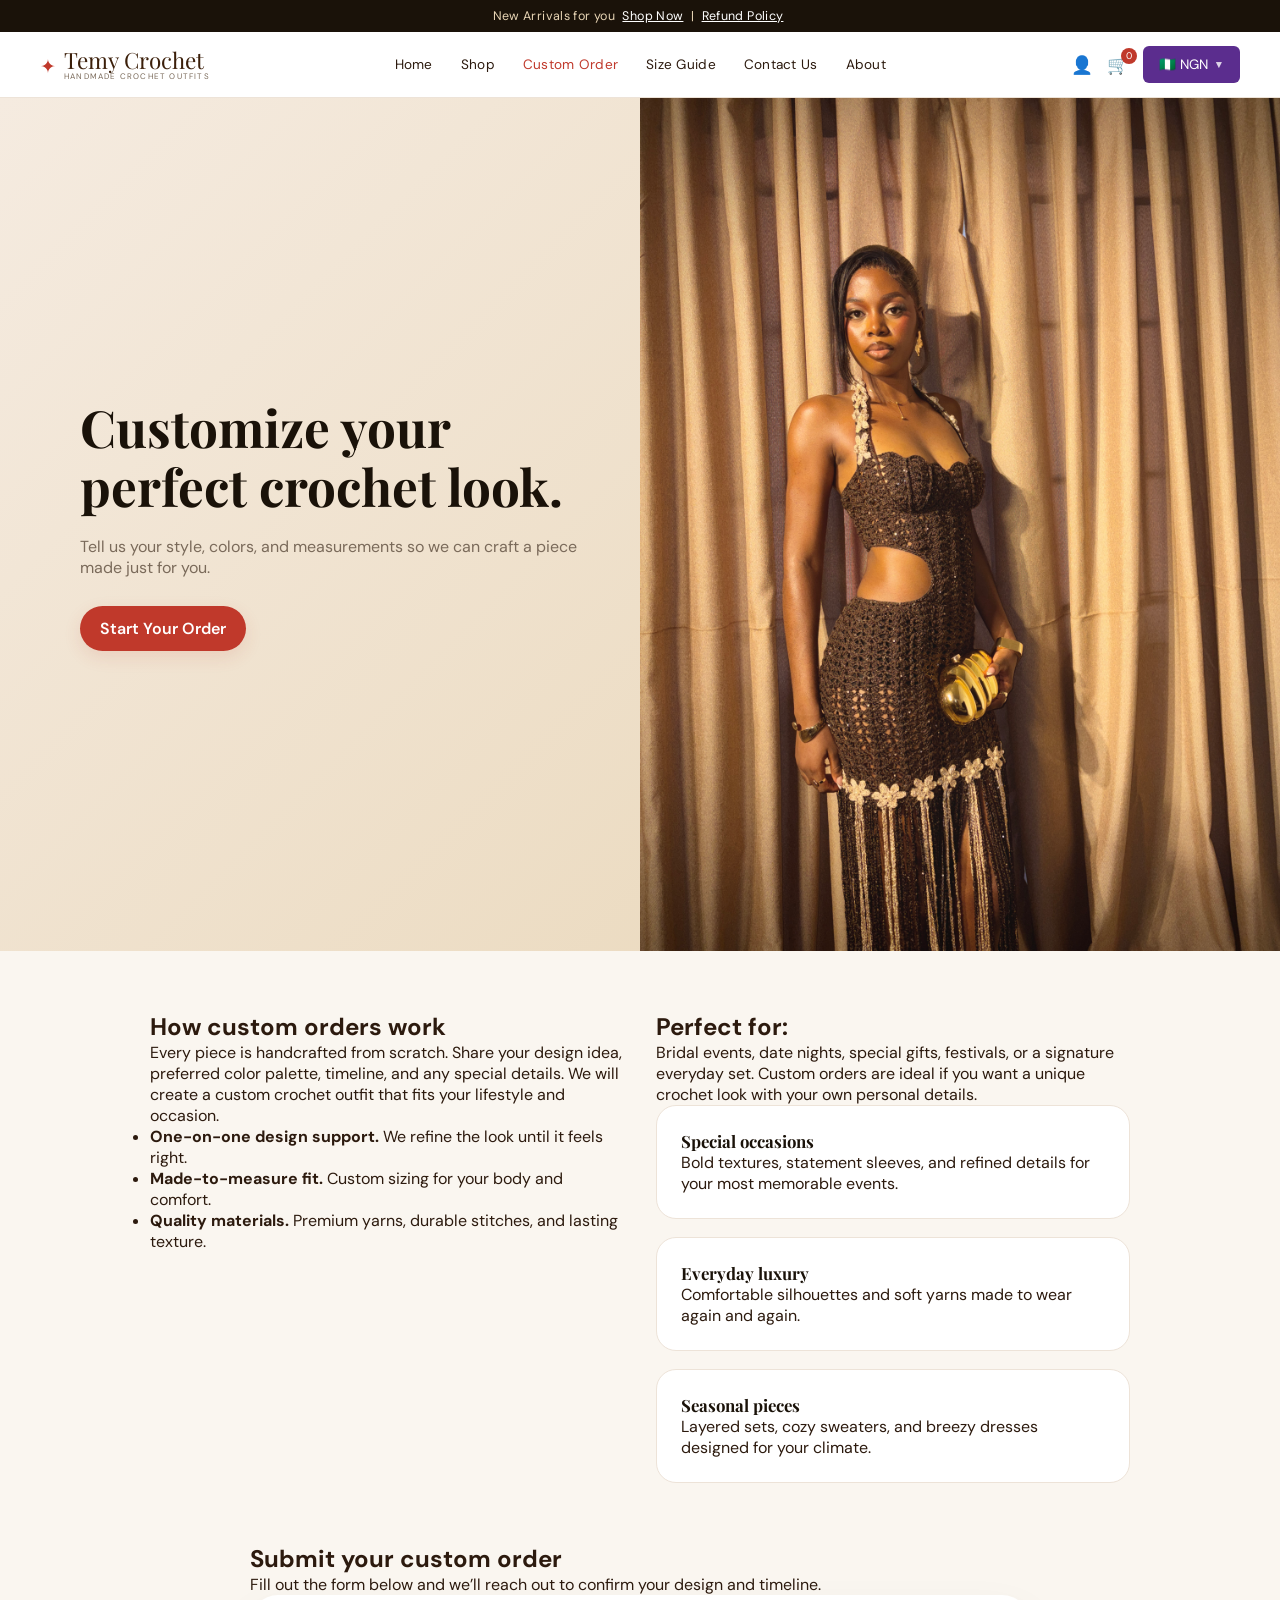
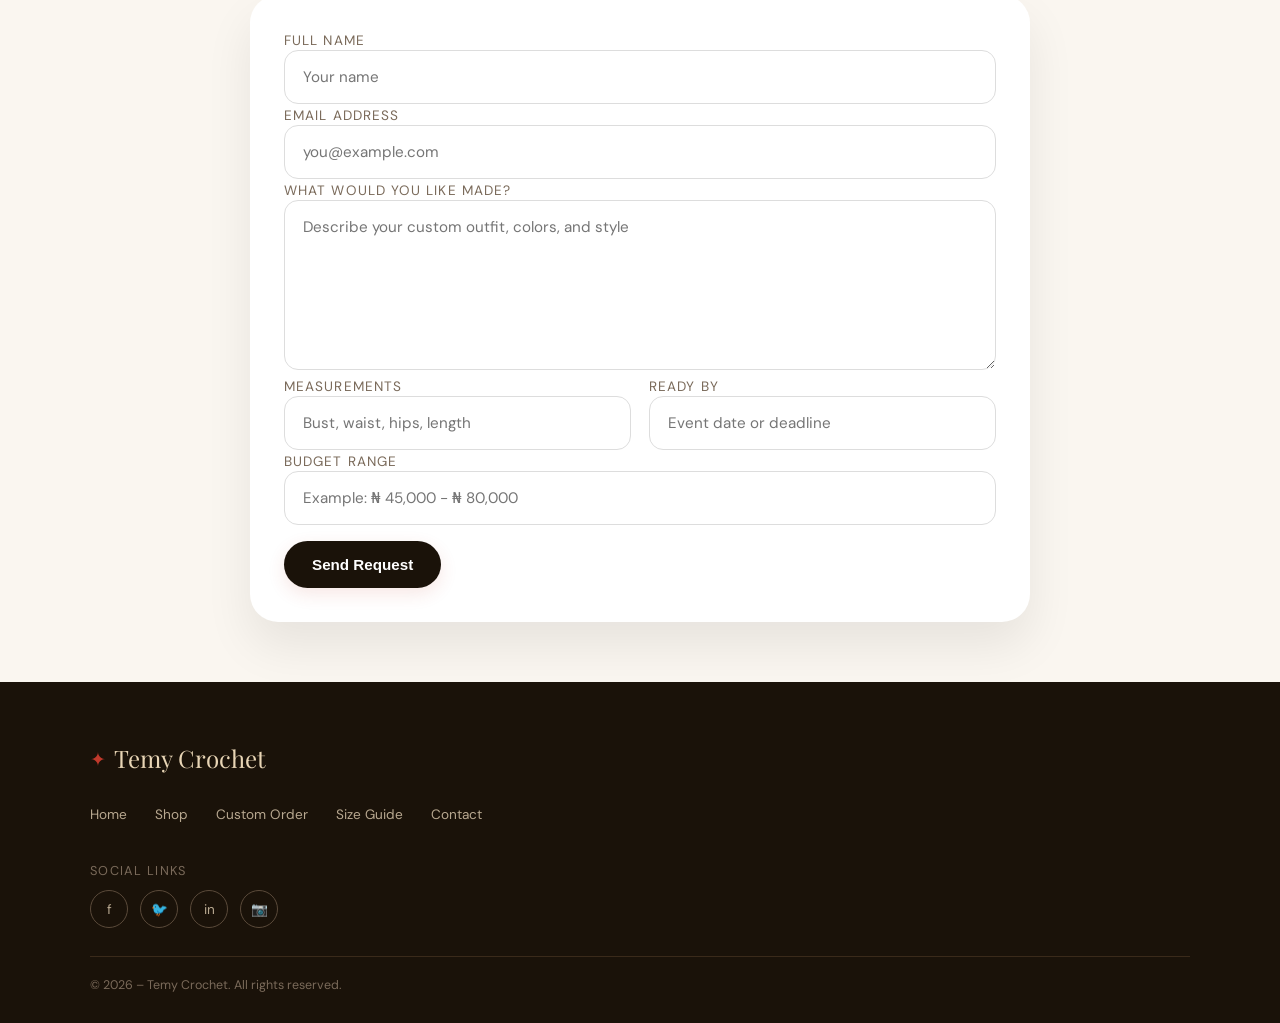
<file: custom-order.html>
<!DOCTYPE html>
<html lang="en">
<head>
  <meta charset="UTF-8" />
  <meta name="viewport" content="width=device-width, initial-scale=1.0" />
  <title>Custom Order – Temy Crochet</title>
  <link href="https://fonts.googleapis.com/css2?family=Playfair+Display:wght@400;700&family=DM+Sans:wght@300;400;500&display=swap" rel="stylesheet" />
  <link rel="stylesheet" href="style.css" />
</head>
<body>
  <div class="announcement-bar">New Arrivals for you <a href="shop.html">Shop Now</a> | <a href="refund-policy.html">Refund Policy</a></div>
  <header class="navbar">
    <div class="logo">
      <span class="logo-icon">✦</span>
      <span class="logo-text">Temy Crochet<span class="logo-sub">HANDMADE CROCHET OUTFITS</span></span>
    </div>
    <nav class="nav-links desktop-nav">
      <a href="index.html">Home</a>
      <a href="shop.html">Shop</a>
      <a href="custom-order.html" style="color: var(--accent)">Custom Order</a>
      <a href="size-guide.html">Size Guide</a>
      <a href="contact.html">Contact Us</a>
      <a href="About.html">About</a>
    </nav>
    <div class="nav-actions">
      <a href="#" class="icon-btn">👤</a>
      <a href="#" class="icon-btn cart-btn">🛒 <span class="cart-count">0</span></a>
      <button class="currency-switcher-btn">🇳🇬 NGN <span class="arrow">▼</span></button>
      <button class="hamburger" id="menuToggle">☰</button>
    </div>
  </header>
  <div class="mobile-menu" id="mobileMenu">
    <button class="close-menu" id="closeMenu">✕</button>
    <a href="index.html">Home</a>
    <a href="shop.html">Shop</a>
    <a href="custom-order.html">Custom Order</a>
    <a href="size-guide.html">Size Guide</a>
    <a href="contact.html">Contact Us</a>
    <a href="About.html">About Crochetelo</a>
  </div>

  <section class="hero">
    <div class="hero-content">
      <h1>Customize your perfect crochet look.</h1>
      <p>Tell us your style, colors, and measurements so we can craft a piece made just for you.</p>
      <a href="#order-form" class="btn-primary">Start Your Order</a>
    </div>
    <div class="hero-image">
      <img src="asset/temy-1.jpg" alt="Custom crochet design" />
    </div>
  </section>

  <section class="section-grid" style="padding: 60px; max-width: 1100px; margin: 0 auto; gap: 32px; display: grid; grid-template-columns: 1fr 1fr;">
    <div>
      <h2>How custom orders work</h2>
      <p>Every piece is handcrafted from scratch. Share your design idea, preferred color palette, timeline, and any special details. We will create a custom crochet outfit that fits your lifestyle and occasion.</p>
      <ul class="feature-list">
        <li><strong>One-on-one design support.</strong> We refine the look until it feels right.</li>
        <li><strong>Made-to-measure fit.</strong> Custom sizing for your body and comfort.</li>
        <li><strong>Quality materials.</strong> Premium yarns, durable stitches, and lasting texture.</li>
      </ul>
    </div>
    <div>
      <h2>Perfect for:</h2>
      <p>Bridal events, date nights, special gifts, festivals, or a signature everyday set. Custom orders are ideal if you want a unique crochet look with your own personal details.</p>
      <div class="custom-order-cards" style="display:grid; gap:18px;">
        <div class="product-card" style="padding:24px; border:1px solid #ede3d8; border-radius:20px; background:#fff;">
          <h3>Special occasions</h3>
          <p>Bold textures, statement sleeves, and refined details for your most memorable events.</p>
        </div>
        <div class="product-card" style="padding:24px; border:1px solid #ede3d8; border-radius:20px; background:#fff;">
          <h3>Everyday luxury</h3>
          <p>Comfortable silhouettes and soft yarns made to wear again and again.</p>
        </div>
        <div class="product-card" style="padding:24px; border:1px solid #ede3d8; border-radius:20px; background:#fff;">
          <h3>Seasonal pieces</h3>
          <p>Layered sets, cozy sweaters, and breezy dresses designed for your climate.</p>
        </div>
      </div>
    </div>
  </section>

  <section id="order-form" class="section" style="padding: 0 60px 60px; max-width: 900px; margin: 0 auto;">
    <h2>Submit your custom order</h2>
    <p>Fill out the form below and we’ll reach out to confirm your design and timeline.</p>
    <form class="contact-form">
      <label for="name">Full name</label>
      <input id="name" name="name" type="text" placeholder="Your name" />
      <label for="email">Email address</label>
      <input id="email" name="email" type="email" placeholder="you@example.com" />
      <label for="details">What would you like made?</label>
      <textarea id="details" name="details" rows="5" placeholder="Describe your custom outfit, colors, and style" ></textarea>
      <div style="display:grid; gap:18px; grid-template-columns:1fr 1fr;">
        <div>
          <label for="measurements">Measurements</label>
          <input id="measurements" name="measurements" type="text" placeholder="Bust, waist, hips, length" />
        </div>
        <div>
          <label for="deadline">Ready by</label>
          <input id="deadline" name="deadline" type="text" placeholder="Event date or deadline" />
        </div>
      </div>
      <label for="budget">Budget range</label>
      <input id="budget" name="budget" type="text" placeholder="Example: ₦ 45,000 - ₦ 80,000" />
      <button type="submit" class="btn-primary" style="margin-top:16px;">Send Request</button>
    </form>
  </section>

  <footer class="footer">
    <div class="footer-inner">
      <div class="footer-logo"><span class="logo-icon">✦</span><span>Temy Crochet</span></div>
      <nav class="footer-nav">
        <a href="index.html">Home</a>
        <a href="shop.html">Shop</a>
        <a href="custom-order.html">Custom Order</a>
        <a href="size-guide.html">Size Guide</a>
        <a href="contact.html">Contact</a>
      </nav>
      <div class="footer-socials">
        <span>Social Links</span>
        <div class="social-icons"><a href="#">f</a><a href="#">🐦</a><a href="#">in</a><a href="#">📷</a></div>
      </div>
      <p class="footer-copy">© 2026 – Temy Crochet. All rights reserved.</p>
    </div>
  </footer>
  <script src="script.js"></script>
</body>
</html>
</file>
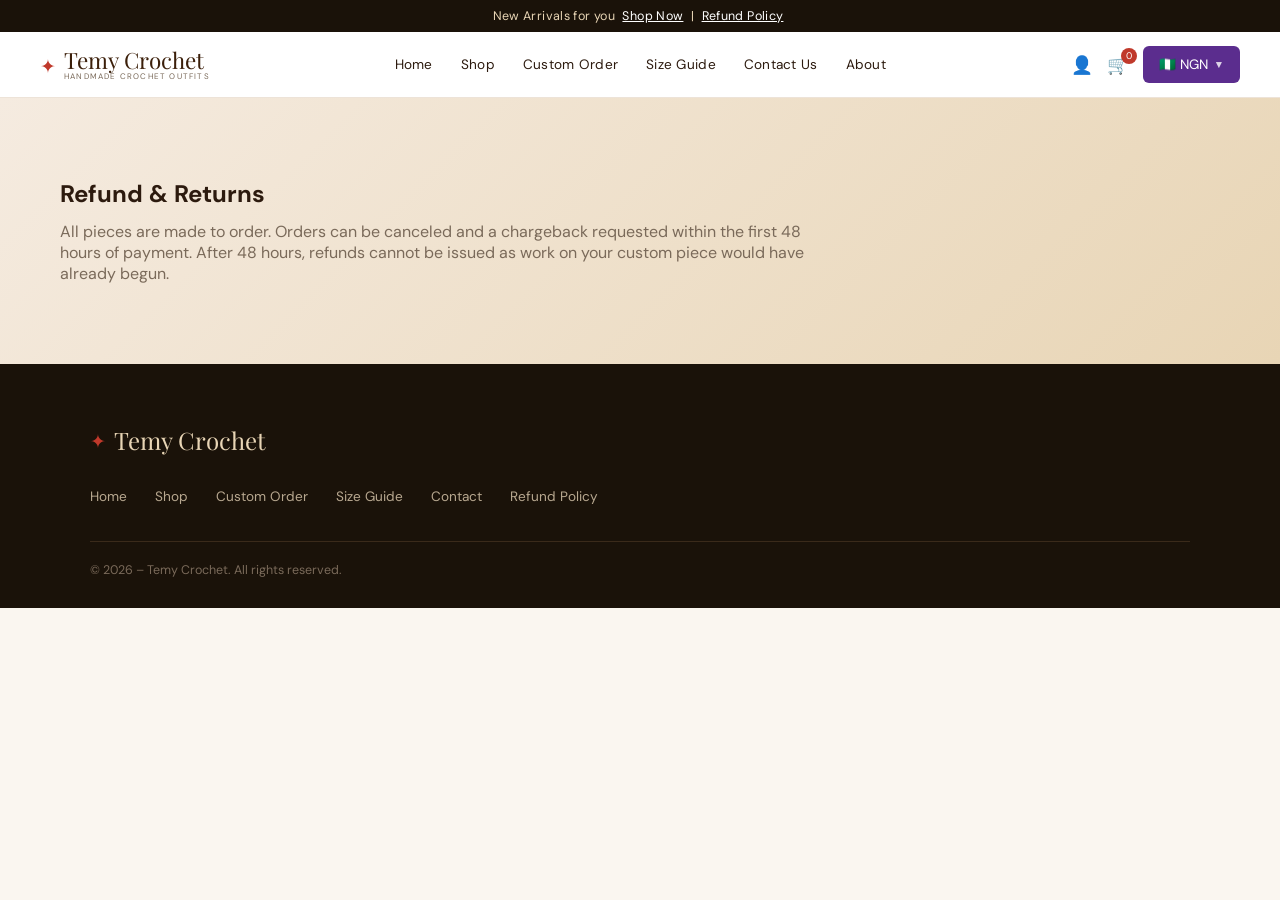
<file: refund-policy.html>
<!DOCTYPE html>
<html lang="en">
<head>
  <meta charset="utf-8" />
  <meta name="viewport" content="width=device-width, initial-scale=1" />
  <title>Refund Policy – Temy Crochet</title>
  <link href="https://fonts.googleapis.com/css2?family=Playfair+Display:wght@400;700&family=DM+Sans:wght@300;400;500&display=swap" rel="stylesheet">
  <link rel="stylesheet" href="style.css">
</head>
<body>
  <div class="announcement-bar">New Arrivals for you <a href="shop.html">Shop Now</a> | <a href="refund-policy.html">Refund Policy</a></div>
  <header class="navbar">
    <div class="logo"><span class="logo-icon">✦</span><span class="logo-text">Temy Crochet<span class="logo-sub">HANDMADE CROCHET OUTFITS</span></span></div>
    <nav class="nav-links desktop-nav">
      <a href="index.html">Home</a>
      <a href="shop.html">Shop</a>
      <a href="custom-order.html">Custom Order</a>
      <a href="size-guide.html">Size Guide</a>
      <a href="contact.html">Contact Us</a>
      <a href="About.html">About</a>
    </nav>
    <div class="nav-actions">
      <a href="#" class="icon-btn">👤</a>
      <a href="#" class="icon-btn cart-btn">🛒 <span class="cart-count">0</span></a>
      <button class="currency-switcher-btn">🇳🇬 NGN <span class="arrow">▼</span></button>
      <button class="hamburger" id="menuToggle">☰</button>
    </div>
  </header>

  <div class="mobile-menu" id="mobileMenu">
    <button class="close-menu" id="closeMenu">✕</button>
    <a href="index.html">Home</a>
    <a href="shop.html">Shop</a>
    <a href="custom-order.html">Custom Order</a>
    <a href="size-guide.html">Size Guide</a>
    <a href="contact.html">Contact Us</a>
    <a href="About.html">About Crochetelo</a>
  </div>

  <section style="padding:80px 60px; background: linear-gradient(135deg,#f5ebe0 0%, #e8d5b5 100%);">
    <h1>Refund & Returns</h1>
    <p style="margin-top:12px; color:var(--muted); max-width: 760px;">All pieces are made to order. Orders can be canceled and a chargeback requested within the first 48 hours of payment. After 48 hours, refunds cannot be issued as work on your custom piece would have already begun.</p>
    
  </section>

  <footer class="footer">
    <div class="footer-inner">
      <div class="footer-logo"><span class="logo-icon">✦</span><span>Temy Crochet</span></div>
      <nav class="footer-nav">
        <a href="index.html">Home</a>
        <a href="shop.html">Shop</a>
        <a href="custom-order.html">Custom Order</a>
        <a href="size-guide.html">Size Guide</a>
        <a href="contact.html">Contact</a>
        <a href="refund-policy.html">Refund Policy</a>
      </nav>
      <p class="footer-copy">© 2026 – Temy Crochet. All rights reserved.</p>
    </div>
  </footer>
  <script src="script.js"></script>
</body>
</html>
</file>
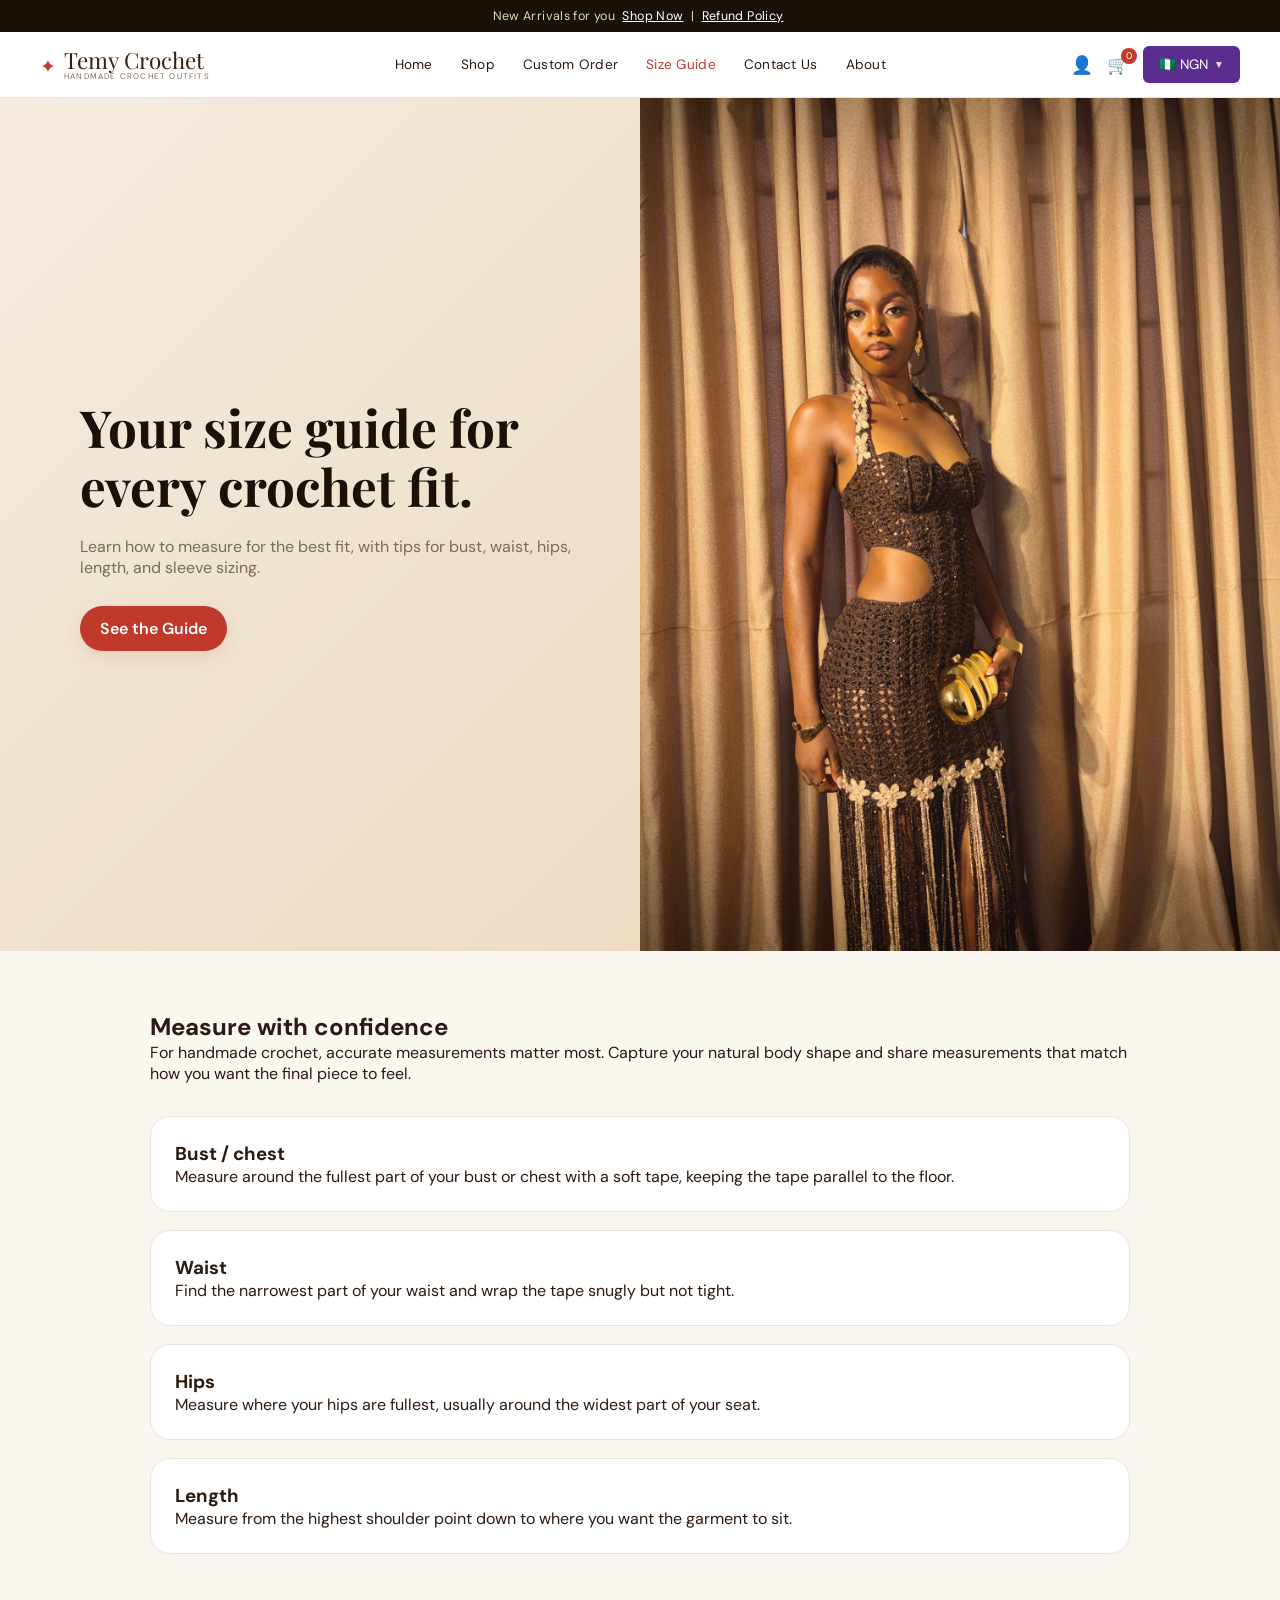
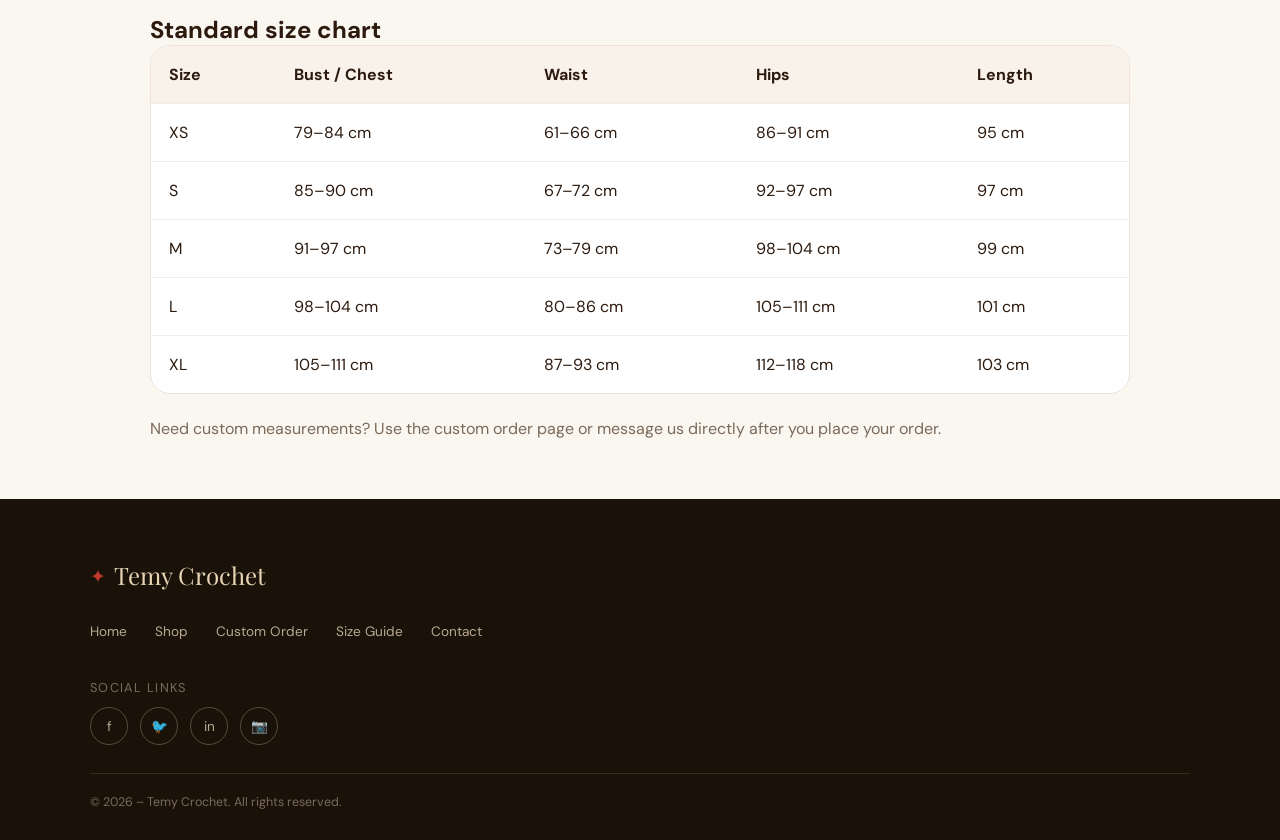
<file: size-guide.html>
<!DOCTYPE html>
<html lang="en">
<head>
  <meta charset="UTF-8" />
  <meta name="viewport" content="width=device-width, initial-scale=1.0" />
  <title>Size Guide – Temy Crochet</title>
  <link href="https://fonts.googleapis.com/css2?family=Playfair+Display:wght@400;700&family=DM+Sans:wght@300;400;500&display=swap" rel="stylesheet" />
  <link rel="stylesheet" href="style.css" />
</head>
<body>
  <div class="announcement-bar">New Arrivals for you <a href="shop.html">Shop Now</a> | <a href="refund-policy.html">Refund Policy</a></div>
  <header class="navbar">
    <div class="logo">
      <span class="logo-icon">✦</span>
      <span class="logo-text">Temy Crochet<span class="logo-sub">HANDMADE CROCHET OUTFITS</span></span>
    </div>
    <nav class="nav-links desktop-nav">
      <a href="index.html">Home</a>
      <a href="shop.html">Shop</a>
      <a href="custom-order.html">Custom Order</a>
      <a href="size-guide.html" style="color: var(--accent)">Size Guide</a>
      <a href="contact.html">Contact Us</a>
      <a href="About.html">About</a>
    </nav>
    <div class="nav-actions">
      <a href="#" class="icon-btn">👤</a>
      <a href="#" class="icon-btn cart-btn">🛒 <span class="cart-count">0</span></a>
      <button class="currency-switcher-btn">🇳🇬 NGN <span class="arrow">▼</span></button>
      <button class="hamburger" id="menuToggle">☰</button>
    </div>
  </header>
  <div class="mobile-menu" id="mobileMenu">
    <button class="close-menu" id="closeMenu">✕</button>
    <a href="index.html">Home</a>
    <a href="shop.html">Shop</a>
    <a href="custom-order.html">Custom Order</a>
    <a href="size-guide.html">Size Guide</a>
    <a href="contact.html">Contact Us</a>
    <a href="About.html">About Crochetelo</a>
  </div>

  <section class="hero">
    <div class="hero-content">
      <h1>Your size guide for every crochet fit.</h1>
      <p>Learn how to measure for the best fit, with tips for bust, waist, hips, length, and sleeve sizing.</p>
      <a href="#guide" class="btn-primary">See the Guide</a>
    </div>
    <div class="hero-image">
      <img src="asset/temy-1.jpg" alt="Size guide illustration" />
    </div>
  </section>

  <section id="guide" style="padding: 60px; max-width: 1100px; margin: 0 auto;">
    <div style="display:grid; gap: 32px;">
      <div>
        <h2>Measure with confidence</h2>
        <p>For handmade crochet, accurate measurements matter most. Capture your natural body shape and share measurements that match how you want the final piece to feel.</p>
      </div>
      <div style="display:grid; gap:18px; color: var(--text);">
        <div style="background:#fff; padding:24px; border-radius:20px; border:1px solid #ede3d8;">
          <h3>Bust / chest</h3>
          <p>Measure around the fullest part of your bust or chest with a soft tape, keeping the tape parallel to the floor.</p>
        </div>
        <div style="background:#fff; padding:24px; border-radius:20px; border:1px solid #ede3d8;">
          <h3>Waist</h3>
          <p>Find the narrowest part of your waist and wrap the tape snugly but not tight.</p>
        </div>
        <div style="background:#fff; padding:24px; border-radius:20px; border:1px solid #ede3d8;">
          <h3>Hips</h3>
          <p>Measure where your hips are fullest, usually around the widest part of your seat.</p>
        </div>
        <div style="background:#fff; padding:24px; border-radius:20px; border:1px solid #ede3d8;">
          <h3>Length</h3>
          <p>Measure from the highest shoulder point down to where you want the garment to sit.</p>
        </div>
      </div>
    </div>
  </section>

  <section style="padding: 0 60px 60px; max-width: 1100px; margin: 0 auto;">
    <h2>Standard size chart</h2>
    <div style="overflow-x:auto; background:#fff; border-radius:20px; border:1px solid #ede3d8;">
      <table style="width:100%; border-collapse: collapse; min-width: 640px;">
        <thead>
          <tr style="background:#f8f2eb; text-align:left;"><th style="padding:18px;">Size</th><th style="padding:18px;">Bust / Chest</th><th style="padding:18px;">Waist</th><th style="padding:18px;">Hips</th><th style="padding:18px;">Length</th></tr>
        </thead>
        <tbody>
          <tr><td style="padding:18px; border-top:1px solid #eee;">XS</td><td style="padding:18px; border-top:1px solid #eee;">79–84 cm</td><td style="padding:18px; border-top:1px solid #eee;">61–66 cm</td><td style="padding:18px; border-top:1px solid #eee;">86–91 cm</td><td style="padding:18px; border-top:1px solid #eee;">95 cm</td></tr>
          <tr><td style="padding:18px; border-top:1px solid #eee;">S</td><td style="padding:18px; border-top:1px solid #eee;">85–90 cm</td><td style="padding:18px; border-top:1px solid #eee;">67–72 cm</td><td style="padding:18px; border-top:1px solid #eee;">92–97 cm</td><td style="padding:18px; border-top:1px solid #eee;">97 cm</td></tr>
          <tr><td style="padding:18px; border-top:1px solid #eee;">M</td><td style="padding:18px; border-top:1px solid #eee;">91–97 cm</td><td style="padding:18px; border-top:1px solid #eee;">73–79 cm</td><td style="padding:18px; border-top:1px solid #eee;">98–104 cm</td><td style="padding:18px; border-top:1px solid #eee;">99 cm</td></tr>
          <tr><td style="padding:18px; border-top:1px solid #eee;">L</td><td style="padding:18px; border-top:1px solid #eee;">98–104 cm</td><td style="padding:18px; border-top:1px solid #eee;">80–86 cm</td><td style="padding:18px; border-top:1px solid #eee;">105–111 cm</td><td style="padding:18px; border-top:1px solid #eee;">101 cm</td></tr>
          <tr><td style="padding:18px; border-top:1px solid #eee;">XL</td><td style="padding:18px; border-top:1px solid #eee;">105–111 cm</td><td style="padding:18px; border-top:1px solid #eee;">87–93 cm</td><td style="padding:18px; border-top:1px solid #eee;">112–118 cm</td><td style="padding:18px; border-top:1px solid #eee;">103 cm</td></tr>
        </tbody>
      </table>
    </div>
    <p style="margin-top:24px; color: var(--muted);">Need custom measurements? Use the custom order page or message us directly after you place your order.</p>
  </section>

  <footer class="footer">
    <div class="footer-inner">
      <div class="footer-logo"><span class="logo-icon">✦</span><span>Temy Crochet</span></div>
      <nav class="footer-nav">
        <a href="index.html">Home</a>
        <a href="shop.html">Shop</a>
        <a href="custom-order.html">Custom Order</a>
        <a href="size-guide.html">Size Guide</a>
        <a href="contact.html">Contact</a>
      </nav>
      <div class="footer-socials">
        <span>Social Links</span>
        <div class="social-icons"><a href="#">f</a><a href="#">🐦</a><a href="#">in</a><a href="#">📷</a></div>
      </div>
      <p class="footer-copy">© 2026 – Temy Crochet. All rights reserved.</p>
    </div>
  </footer>
  <script src="script.js"></script>
</body>
</html>
</file>
<file: style.css>
/* ===========================
   CROCHETELO – style.css
   =========================== */

*, *::before, *::after { box-sizing: border-box; margin: 0; padding: 0; }

:root {
  --dark:     #1a1209;
  --brown:    #3b1f0a;
  --gold:     #b07d3a;
  --accent:   #c0392b;
  --light:    #faf6f0;
  --white:    #ffffff;
  --purple:   #5b2d8e;
  --text:     #2c1a0e;
  --muted:    #7a6a5a;
  --font-display: 'Playfair Display', serif;
  --font-body:    'DM Sans', sans-serif;
}

html { scroll-behavior: smooth; }
body { font-family: var(--font-body); background: var(--light); color: var(--text); }
a { text-decoration: none; color: inherit; }
img { width: 100%; height: 100%; object-fit: cover; display: block; }


.announcement-bar {
  background: var(--dark);
  color: #e8d5b5;
  text-align: center;
  font-size: 0.78rem;
  padding: 8px 16px;
  letter-spacing: 0.03em;
}
.announcement-bar a { color: #fff; text-decoration: underline; margin: 0 4px; }


.navbar {
  display: flex;
  align-items: center;
  justify-content: space-between;
  padding: 14px 40px;
  background: var(--white);
  border-bottom: 1px solid #ede3d8;
  position: sticky; top: 0; z-index: 100;
}
.logo {
  display: flex; align-items: center; gap: 8px;
  font-family: var(--font-display);
  font-size: 1.4rem; color: var(--brown);
}
.logo-icon { color: var(--accent); font-size: 1.2rem; }
.logo-text { display: flex; flex-direction: column; line-height: 1.1; }
.logo-sub { font-family: var(--font-body); font-size: 0.5rem; letter-spacing: 0.15em; color: var(--muted); text-transform: uppercase; }

.desktop-nav { display: flex; gap: 28px; }
.desktop-nav a { font-size: 0.85rem; color: var(--text); transition: color 0.2s; letter-spacing: 0.02em; }
.desktop-nav a:hover { color: var(--accent); }

.nav-actions { display: flex; align-items: center; gap: 14px; }
.icon-btn { font-size: 1.1rem; background: none; border: none; cursor: pointer; position: relative; }
.cart-count {
  position: absolute; top: -6px; right: -8px;
  background: var(--accent); color: #fff;
  font-size: 0.6rem; width: 16px; height: 16px;
  border-radius: 50%; display: flex; align-items: center; justify-content: center;
}
.hamburger { display: none; background: none; border: none; font-size: 1.5rem; cursor: pointer; }

/* ── MOBILE MENU ── */
.mobile-menu {
  display: none; flex-direction: column;
  position: fixed; top: 0; left: 0; right: 0; bottom: 0;
  background: var(--white); z-index: 200; padding: 60px 32px 32px;
  gap: 0;
}
.mobile-menu.open { display: flex; }
.mobile-menu a {
  padding: 18px 0; border-bottom: 1px solid #ede3d8;
  font-size: 1.05rem; font-family: var(--font-display); color: var(--text);
}
.mobile-menu a:hover { color: var(--accent); }
.close-menu {
  position: absolute; top: 20px; right: 24px;
  background: none; border: none; font-size: 1.4rem; cursor: pointer;
}
.mobile-menu-bottom { margin-top: 16px; display: flex; flex-direction: column; gap: 0; }
.mobile-menu-bottom a { font-family: var(--font-body); font-size: 0.95rem; color: var(--muted); }
.mobile-socials { display: flex; gap: 20px; margin-top: 24px; font-size: 1.2rem; }
.mobile-socials a { border: 1px solid #ddd; padding: 6px 12px; border-radius: 50%; }

/* ── HERO ── */
.hero {
  display: grid;
  grid-template-columns: 1fr 1fr;
  min-height: 88vh;
  background: linear-gradient(135deg, #f5ebe0 0%, #e8d5b5 100%);
  overflow: hidden;
}
.hero-content {
  display: flex; flex-direction: column; justify-content: center;
  padding: 80px 60px 80px 80px; gap: 20px;
}
.hero-content h1 {
  font-family: var(--font-display);
  font-size: clamp(2.2rem, 4vw, 3.5rem);
  line-height: 1.15;
  color: var(--dark);
}
.hero-content h1 em { color: var(--gold); font-style: italic; }
.hero-content p { font-size: 1rem; color: var(--muted); }
.btn-primary {
  display: inline-block; align-self: flex-start;
  background: var(--white); color: var(--dark);
  padding: 16px 44px; border-radius: 50px;
  font-size: 1rem; font-weight: 500;
  box-shadow: 0 4px 20px rgba(0,0,0,0.12);
  transition: transform 0.2s, box-shadow 0.2s;
  margin-top: 8px;
}
.btn-primary:hover { transform: translateY(-2px); box-shadow: 0 8px 28px rgba(0,0,0,0.16); }
.hero-image { overflow: hidden; }
.hero-image img { height: 100%; object-position: top; }

/* ── PRODUCTS SECTION ── */
.products-section { padding: 70px 60px; background: var(--white); }
.products-section h2 {
  font-family: var(--font-display); font-size: 1.9rem;
  text-align: center; margin-bottom: 24px; color: var(--dark);
}
.filter-tabs {
  display: flex; gap: 12px; justify-content: center;
  margin-bottom: 48px; flex-wrap: wrap;
}
.tab {
  background: none; border: none; cursor: pointer;
  font-size: 0.9rem; padding: 6px 20px; border-radius: 20px;
  color: var(--muted); font-family: var(--font-body); transition: all 0.2s;
}
.tab.active, .tab:hover { background: var(--dark); color: var(--white); }
.products-grid {
  display: grid; grid-template-columns: repeat(auto-fill, minmax(260px, 1fr));
  gap: 36px;
}
.product-card { cursor: pointer; }
.product-img-wrap {
  position: relative; height: 340px; border-radius: 12px; overflow: hidden;
  background: #f0e8dc; margin-bottom: 14px;
}
.product-img-wrap img { transition: transform 0.4s ease; }
.product-card:hover .product-img-wrap img { transform: scale(1.04); }
.wishlist-btn {
  position: absolute; bottom: 12px; right: 12px;
  background: var(--dark); color: var(--white); border: none;
  width: 36px; height: 36px; border-radius: 50%; font-size: 1rem;
  cursor: pointer; display: flex; align-items: center; justify-content: center;
  transition: background 0.2s;
}
.wishlist-btn:hover { background: var(--accent); }
.product-card h3 { font-family: var(--font-display); font-size: 1.05rem; color: var(--dark); }
.product-subtitle { font-size: 0.8rem; color: var(--muted); margin: 4px 0; }
.price { font-size: 1rem; font-weight: 500; color: var(--text); margin-top: 6px; }

/* ── SEE MORE ── */
.see-more-section {
  background: url('https://images.unsplash.com/photo-1467043153537-a4fba2cd39ef?w=1400&q=60') center/cover no-repeat;
  position: relative; padding: 100px 40px; text-align: center;
}
.see-more-section::before {
  content: ''; position: absolute; inset: 0;
  background: rgba(26,18,9,0.65);
}
.see-more-inner { position: relative; z-index: 1; }
.logo-watermark {
  font-family: var(--font-display); color: rgba(255,255,255,0.25);
  font-size: 1rem; letter-spacing: 0.2em; margin-bottom: 16px;
}
.see-more-inner h2 {
  font-family: var(--font-display); font-size: 2.5rem;
  color: var(--white); margin-bottom: 32px;
}
.btn-secondary {
  display: inline-block;
  background: var(--white); color: var(--dark);
  padding: 16px 52px; border-radius: 50px;
  font-size: 1rem; font-weight: 500;
  transition: transform 0.2s, box-shadow 0.2s;
}
.btn-secondary:hover { transform: translateY(-2px); box-shadow: 0 8px 28px rgba(0,0,0,0.3); }

/* ── FOOTER ── */
.footer { background: var(--dark); color: #e8d5b5; padding: 60px 80px 30px; }
.footer-inner { max-width: 1100px; margin: 0 auto; }
.footer-logo {
  display: flex; align-items: center; gap: 8px;
  font-family: var(--font-display); font-size: 1.5rem;
  margin-bottom: 32px;
}
.footer-nav {
  display: flex; flex-wrap: wrap; gap: 12px 28px;
  margin-bottom: 36px;
}
.footer-nav a { font-size: 0.85rem; color: #b8a890; transition: color 0.2s; }
.footer-nav a:hover { color: var(--white); }
.footer-socials { margin-bottom: 28px; }
.footer-socials span { font-size: 0.8rem; letter-spacing: 0.1em; text-transform: uppercase; color: var(--muted); }
.social-icons { display: flex; gap: 12px; margin-top: 10px; }
.social-icons a {
  width: 38px; height: 38px; border: 1px solid #5a4a3a;
  border-radius: 50%; display: flex; align-items: center; justify-content: center;
  font-size: 0.85rem; color: #b8a890; transition: all 0.2s;
}
.social-icons a:hover { background: var(--gold); color: var(--white); border-color: var(--gold); }
.footer-copy { font-size: 0.78rem; color: var(--muted); border-top: 1px solid #3a2a1a; padding-top: 20px; }

/* ── RESPONSIVE ── */
@media (max-width: 900px) {
  .desktop-nav { display: none; }
  .hamburger { display: block; }
  .hero { grid-template-columns: 1fr; min-height: auto; }
  .hero-image { height: 55vw; max-height: 400px; }
  .hero-content { padding: 50px 32px; }
  .products-section { padding: 50px 24px; }
  .footer { padding: 50px 24px 24px; }
}
@media (max-width: 600px) {
  .hero-content h1 { font-size: 2rem; }
  .products-grid { grid-template-columns: repeat(2, 1fr); gap: 16px; }
  .product-img-wrap { height: 200px; }
  .navbar { padding: 12px 20px; }
}

/* ── CONTACT PAGE ── */
.contact-hero {
  background: linear-gradient(135deg, #f5ebe0 0%, #e8d5b5 100%);
  padding: 100px 60px;
}
.contact-hero-inner {
  display: grid; grid-template-columns: 1.1fr 0.9fr; gap: 40px; align-items: center;
}
.contact-hero h1 {
  font-family: var(--font-display); font-size: clamp(2.5rem, 4vw, 4.5rem);
  line-height: 1.05; color: var(--dark);
}
.contact-hero p { max-width: 560px; margin-top: 18px; color: var(--muted); font-size: 1rem; }
.contact-hero-card {
  background: var(--white); border-radius: 26px;
  box-shadow: 0 24px 48px rgba(0,0,0,0.12);
  padding: 32px; color: var(--text);
}
.contact-info-section { padding: 70px 60px; background: var(--white); }
.contact-info-grid {
  display: grid; grid-template-columns: repeat(3, minmax(220px, 1fr)); gap: 24px;
}
.contact-card {
  background: #fff; border: 1px solid #eee; border-radius: 20px;
  padding: 28px 24px; box-shadow: 0 10px 30px rgba(0,0,0,0.06);
}
.contact-card span { display: inline-flex; align-items: center; justify-content: center; width: 44px; height: 44px;
  border-radius: 14px; background: rgba(176,125,58,0.12); color: var(--gold); font-size: 1.1rem; margin-bottom: 16px;
}
.contact-card h3 { margin-bottom: 10px; font-family: var(--font-display); color: var(--dark); }
.contact-card p { color: var(--muted); font-size: 0.95rem; line-height: 1.7; }
.contact-form-section { padding: 70px 60px; }
.contact-form-wrapper { display: grid; grid-template-columns: 1fr 1fr; gap: 40px; align-items: start; }
.contact-form-copy h2 { font-family: var(--font-display); font-size: 2.5rem; color: var(--dark); margin-bottom: 18px; }
.contact-form-copy p { color: var(--muted); max-width: 520px; line-height: 1.8; }
.contact-form { background: var(--white); border-radius: 28px; padding: 34px; box-shadow: 0 24px 48px rgba(0,0,0,0.08); }
.contact-form .input-group { display: flex; flex-direction: column; gap: 10px; margin-bottom: 18px; }
.contact-form label { font-size: 0.85rem; letter-spacing: 0.08em; text-transform: uppercase; color: var(--muted); }
.contact-form input,
.contact-form textarea { width: 100%; border: 1px solid #ddd; border-radius: 14px; padding: 16px 18px;
  font-family: var(--font-body); font-size: 0.95rem; color: var(--text);
}
.contact-form textarea { min-height: 170px; resize: vertical; }
.contact-form button { margin-top: 12px; background: var(--dark); color: var(--white); border: none; border-radius: 999px;
  padding: 15px 28px; font-size: 0.95rem; cursor: pointer; transition: background 0.2s, transform 0.2s;
}
.contact-form button:hover { background: var(--accent); transform: translateY(-1px); }
.contact-details-panel { display: grid; gap: 20px; margin-top: 30px; }
.contact-details-panel span { display: inline-flex; align-items: center; gap: 10px; color: var(--text); font-weight: 600; }
.contact-details-panel a { color: var(--dark); text-decoration: underline; }
@media (max-width: 900px) {
  .contact-hero { padding: 70px 32px; }
  .contact-hero-inner { grid-template-columns: 1fr; }
  .contact-info-section, .contact-form-section { padding: 50px 32px; }
  .contact-info-grid { grid-template-columns: 1fr 1fr; }
  .contact-form-wrapper { grid-template-columns: 1fr; }
}
@media (max-width: 600px) {
  .contact-info-grid, .contact-details-panel { grid-template-columns: 1fr; }
  .contact-form { padding: 28px; }
}

/* ── ABOUT PAGE ── */
.about-hero {
  background: linear-gradient(135deg, #f5ebe0 0%, #e8d5b5 100%);
  padding: 100px 60px;
}
.about-hero-inner {
  display: grid; grid-template-columns: 1.1fr 0.9fr; gap: 40px; align-items: center;
}
.about-hero h1 {
  font-family: var(--font-display); font-size: clamp(2.5rem, 4vw, 4.5rem);
  line-height: 1.05; color: var(--dark);
}
.about-hero p { max-width: 560px; margin-top: 18px; color: var(--muted); font-size: 1rem; }
.about-hero-card {
  background: var(--white); border-radius: 26px;
  box-shadow: 0 24px 48px rgba(0,0,0,0.12);
  padding: 32px; color: var(--text);
}
.about-story-section { padding: 70px 60px; background: var(--white); }
.about-story-grid {
  display: grid; grid-template-columns: 1fr 1fr; gap: 36px; align-items: center;
}
.about-story-copy h2 { font-family: var(--font-display); font-size: 2.5rem; color: var(--dark); margin-bottom: 16px; }
.about-story-copy p { color: var(--muted); line-height: 1.8; margin-bottom: 18px; }
.about-story-image { border-radius: 24px; overflow: hidden; box-shadow: 0 24px 48px rgba(0,0,0,0.1); }
.about-story-image img { width: 100%; height: 100%; object-fit: cover; }
.about-values-section { padding: 70px 60px; }
.about-values-section h2 { font-family: var(--font-display); font-size: 2.4rem; color: var(--dark); margin-bottom: 28px; text-align: center; }
.about-values-grid {
  display: grid; grid-template-columns: repeat(3, minmax(220px, 1fr)); gap: 24px;
}
.value-card {
  background: #fff; border: 1px solid #efe5dc; border-radius: 24px;
  padding: 28px; text-align: left; box-shadow: 0 18px 36px rgba(0,0,0,0.06);
}
.value-card span { display: inline-flex; align-items: center; justify-content: center; width: 44px; height: 44px;
  border-radius: 14px; background: rgba(176,125,58,0.12); color: var(--gold); font-size: 1.2rem; margin-bottom: 16px;
}
.value-card h3 { font-family: var(--font-display); color: var(--dark); margin-bottom: 10px; }
.value-card p { color: var(--muted); line-height: 1.7; }
.about-cta-section { padding: 70px 60px; }
.about-cta-card {
  background: var(--dark); color: #fff; border-radius: 28px;
  padding: 42px 40px; text-align: center; box-shadow: 0 24px 48px rgba(0,0,0,0.18);
}
.about-cta-card h2 { font-family: var(--font-display); font-size: clamp(2rem, 3vw, 3.2rem); margin-bottom: 20px; }
.about-cta-card p { max-width: 720px; margin: 0 auto 28px; color: #d6c4a9; line-height: 1.8; }
.about-cta-card .btn-secondary { background: var(--white); color: var(--dark); }
@media (max-width: 900px) {
  .about-hero { padding: 70px 32px; }
  .about-hero-inner, .about-story-grid { grid-template-columns: 1fr; }
  .about-story-section, .about-values-section, .about-cta-section { padding: 50px 32px; }
  .about-values-grid { grid-template-columns: 1fr 1fr; }
}
@media (max-width: 600px) {
  .about-values-grid { grid-template-columns: 1fr; }
}

/* ── MINI CART ── */
.mini-cart {
  position: fixed; right: -420px; top: 0; bottom: 0; width: 380px; background: var(--white);
  box-shadow: -20px 0 48px rgba(0,0,0,0.12); transition: right 0.28s ease; z-index: 9999; padding: 22px;
}
.mini-cart.open { right: 0; }
.mini-cart-inner { display: flex; flex-direction: column; height: 100%; }
.mini-cart .mini-cart-close { align-self: flex-end; background: none; border: none; font-size: 1.1rem; cursor: pointer; }
.mini-cart h3 { font-family: var(--font-display); margin: 6px 0 12px; }
.mini-cart-items { flex: 1; overflow: auto; display: grid; gap: 12px; }
.mini-cart-row { display: flex; align-items: center; gap: 12px; padding: 12px; border-radius: 10px; border: 1px solid #f0e8dc; }
.mini-cart-thumb-wrap { flex-shrink: 0; width: 62px; height: 62px; border-radius: 14px; overflow: hidden; background: #f7f0e8; }
.mini-cart-thumb { width: 100%; height: 100%; object-fit: cover; display: block; }
.mini-cart-row .r-left { flex: 1; }
 .mini-cart-controls { display: inline-flex; align-items: center; gap: 8px; margin-top: 10px; }
 .qty-btn { width: 28px; height: 28px; border-radius: 8px; border: 1px solid #e0d4c8; background: #fff; color: var(--dark); cursor: pointer; }
 .qty-btn:hover { background: #f5ebe0; }
 .mini-cart-row .qty { color: var(--muted); font-size: 0.9rem; margin: 0; }
.mini-cart-checkout {
  display: inline-flex; align-items: center; justify-content: center;
  background: var(--dark); color: #fff; border: none;
  padding: 10px 18px; border-radius: 999px; text-decoration: none;
}
.mini-cart-empty { color: var(--muted); padding: 24px 0; text-align: center; }
@media(max-width:800px){ .mini-cart{ width: 100%; right: -100%; } .mini-cart.open{ right:0;} }

.cart-page-heading { padding: 80px 60px; background: linear-gradient(135deg, #f5ebe0 0%, #e8d5b5 100%); }
.cart-page-heading h1 { font-family: var(--font-display); font-size: clamp(2.5rem, 4vw, 4.5rem); color: var(--dark); max-width: 700px; }
.cart-page-heading p { margin-top: 18px; color: var(--muted); max-width: 620px; line-height: 1.8; }
.cart-page-content { padding: 60px; max-width: 1100px; margin: 0 auto; }
.cart-page-grid { display: grid; gap: 18px; }
.cart-page-row { display: grid; grid-template-columns: 90px 1fr auto; gap: 16px; align-items: center; padding: 18px; background: #fff; border-radius: 18px; border: 1px solid #f0e8dc; }
.cart-page-thumb img { width: 100%; height: 100%; object-fit: cover; border-radius: 16px; }
.cart-page-details h3 { margin-bottom: 8px; font-family: var(--font-display); font-size: 1.05rem; color: var(--dark); }
.cart-page-controls { display: inline-flex; align-items: center; gap: 8px; margin: 10px 0 8px; }
.cart-page-controls .qty-btn { width: 30px; height: 30px; border-radius: 8px; border: 1px solid #e0d4c8; background: #fff; color: var(--dark); cursor: pointer; }
.cart-page-controls .qty-btn:hover { background: #f5ebe0; }
.cart-page-details p { color: var(--muted); font-size: 0.95rem; margin: 4px 0; }
.cart-page-price { font-weight: 700; color: var(--dark); }
.cart-page-total { margin-top: 32px; display: flex; justify-content: space-between; align-items: center; gap: 16px; padding: 20px 22px; background: #fff; border-radius: 18px; border: 1px solid #f0e8dc; }
.cart-page-total strong { font-size: 1.15rem; }
.cart-page-checkout { background: var(--dark); color: #fff; border: none; border-radius: 999px; padding: 14px 24px; text-decoration: none; }
.cart-page-empty { color: var(--muted); padding: 40px 0; text-align: center; }
@media (max-width: 900px) {
  .cart-page-heading, .cart-page-content { padding: 40px 24px; }
  .cart-page-row { grid-template-columns: 80px 1fr; }
}
@media (max-width: 600px) {
  .cart-page-row { grid-template-columns: 1fr; }
  .cart-page-total { flex-direction: column; align-items: flex-start; }
}

/* ── CHECKOUT / ORDER SUMMARY ── */
.checkout-grid { max-width: 1100px; margin: 40px auto; padding: 0 24px; }
.checkout-form {
  box-shadow: 0 6px 30px rgba(26,18,9,0.06);
}
.checkout-form h1 { font-family: var(--font-display); color: var(--dark); }
.checkout-form label { display:block; margin-top:10px; font-weight:600; color:var(--text); }
.checkout-form input { background: #fff; border: 1px solid #efe6dd; padding: 12px 14px; border-radius: 10px; margin-top:8px; font-size:0.98rem; }
.checkout-form input:focus { outline: 2px solid rgba(192,57,43,0.12); border-color: var(--accent); }
.invalid-msg { color: var(--accent); font-size: 0.9rem; margin-top:6px; display:none; }
.checkout-form input:invalid + .invalid-msg { display:block; }
.btn-primary { background: var(--accent); color: #fff; border-radius: 999px; padding: 12px 20px; border: none; font-weight:600; box-shadow: 0 6px 18px rgba(192,57,43,0.12); cursor: pointer; }
.btn-primary:disabled { opacity: 0.55; cursor: not-allowed; box-shadow: none; }

.order-summary { position: sticky; top: 24px; }
.order-summary h3 { margin-bottom:8px; font-family: var(--font-display); }
.summary-item { display:flex; justify-content:space-between; gap:12px; padding:8px 0; border-bottom:1px dashed #f4ebe0; }
.summary-item strong { color: var(--dark); }
.summary-item small { color: var(--muted); }
.summary-total-wrap { display:flex; justify-content:space-between; align-items:center; margin-top:18px; font-weight:700; font-size:1.05rem; }
.summary-empty { color: var(--muted); padding: 18px 0; }

@media (max-width: 880px) {
  .checkout-grid { grid-template-columns: 1fr; padding: 0 18px; }
  .order-summary { position: relative; top: auto; }
}

/* ── CURRENCY SWITCHER ── */
.currency-wrapper { position: relative; display: inline-block; }

.currency-switcher-btn {
  background: var(--purple, #5b2d8e); color: #fff;
  border: none; cursor: pointer;
  padding: 10px 16px; border-radius: 6px;
  font-size: 0.85rem; font-family: var(--font-body);
  display: flex; align-items: center; gap: 6px;
  white-space: nowrap;
}
.currency-switcher-btn .arrow { font-size: 0.65rem; opacity: 0.8; }
.currency-switcher-btn:hover { background: #4a2275; }

.currency-dropdown {
  display: none; position: absolute;
  top: calc(100% + 8px); right: 0;
  background: #fff; border: 1px solid #e0d4c8;
  border-radius: 10px; min-width: 220px;
  box-shadow: 0 8px 32px rgba(0,0,0,0.15);
  z-index: 9999; overflow: hidden;
}
.currency-dropdown.open { display: block; animation: dropDown 0.18s ease; }

/* ── PRODUCT DETAILS MODAL ── */
.product-modal { display: none; position: fixed; inset: 0; z-index: 10000; align-items: center; justify-content: center; }
.product-modal.open { display: flex; }
.product-modal-backdrop { position: absolute; inset: 0; background: rgba(0,0,0,0.45); }
.product-modal-inner { position: relative; z-index: 2; width: min(980px, 96%); background: #fff; border-radius: 12px; padding: 20px; box-shadow: 0 20px 60px rgba(0,0,0,0.25); }
.product-modal-close { position: absolute; right: 14px; top: 10px; background: none; border: none; font-size: 1.1rem; cursor: pointer; }
.product-modal-grid { display: grid; grid-template-columns: 1fr 1fr; gap: 18px; align-items: start; }
.product-modal-thumb { border-radius: 10px; overflow: hidden; background: #f7f0e8; height: 360px; }
.product-modal-thumb img { width: 100%; height: 100%; object-fit: cover; display: block; }
.modal-title { font-family: var(--font-display); margin-bottom: 6px; }
.modal-subtitle { color: var(--muted); margin-bottom: 12px; }
.modal-price { font-size: 1.15rem; font-weight: 700; color: var(--dark); margin-bottom: 12px; }
.modal-desc { color: var(--muted); margin-bottom: 12px; }
modal-controls label { display: inline-flex; align-items: center; gap: 8px; color: var(--text); }
.modal-qty { width: 70px; padding: 8px; border-radius: 8px; border: 1px solid #efe6dd; }
.modal-actions { margin-top: 14px; display: flex; gap: 12px; }
.product-modal .btn-primary { padding: 10px 18px; }


@media (max-width: 800px) {
  .product-modal-grid { grid-template-columns: 1fr; }
  .product-modal-thumb { height: 260px; }
}

@keyframes dropDown {
  from { opacity: 0; transform: translateY(-6px); }
  to   { opacity: 1; transform: translateY(0); }
}

.currency-option {
  display: flex; align-items: center; gap: 10px;
  width: 100%; padding: 11px 16px;
  background: none; border: none; cursor: pointer;
  font-family: var(--font-body); font-size: 0.85rem; color: var(--text);
  transition: background 0.15s; text-align: left;
}
.currency-option:hover { background: #f5ebe0; }
.currency-option .code { font-weight: 600; min-width: 36px; }
.currency-option .cname { color: var(--muted); font-size: 0.78rem; }

/* ── TOAST ── */
.currency-toast {
  position: fixed; bottom: 24px; left: 50%; transform: translateX(-50%) translateY(20px);
  background: var(--dark); color: #e8d5b5;
  padding: 12px 24px; border-radius: 30px;
  font-size: 0.82rem; opacity: 0;
  transition: opacity 0.3s, transform 0.3s;
  z-index: 9999; white-space: nowrap;
  box-shadow: 0 4px 20px rgba(0,0,0,0.3);
}
.currency-toast.show { opacity: 1; transform: translateX(-50%) translateY(0); }
</file>
